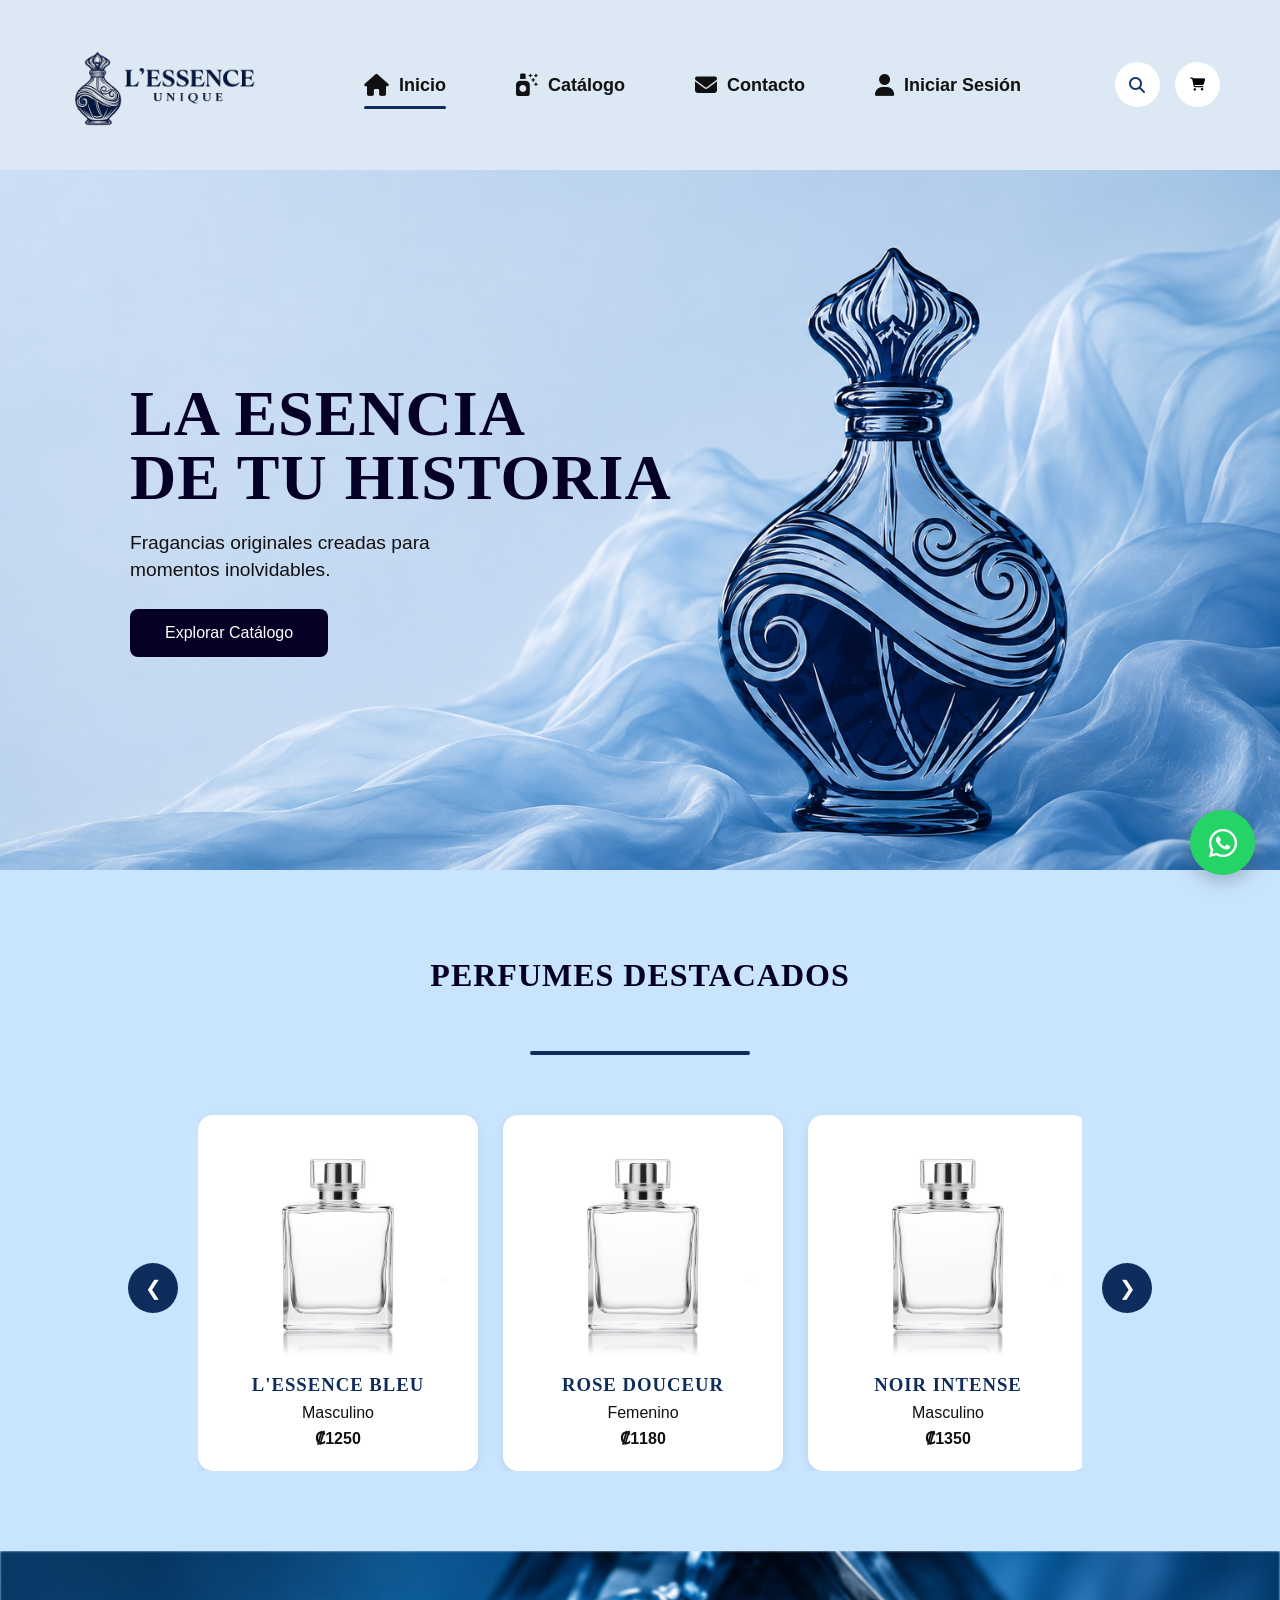
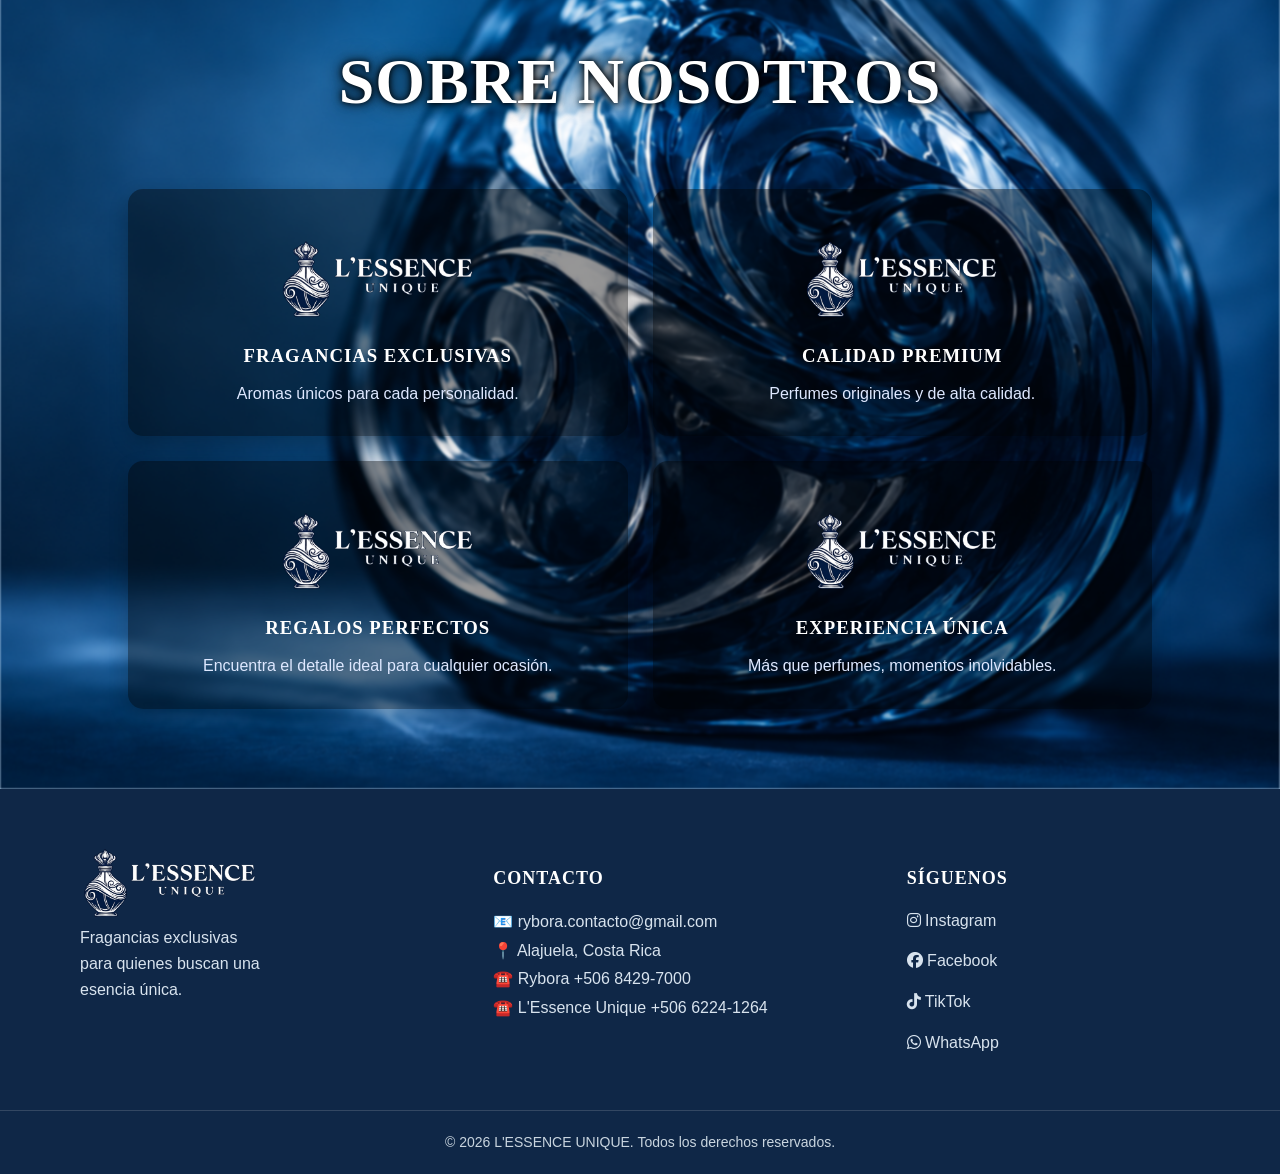
<file: index.html>
<!DOCTYPE html>
<html lang="es">

<head>

    <meta charset="UTF-8">
    <meta name="viewport" content="width=device-width, initial-scale=1.0">

    <meta name="description"
        content="L'Essence Unique es una pagina de ventas de perfumes originales con envio a todo Costa Rica.">
    <meta name="keywords"
        content="Perfumes, Costa Rica, Colonia, Essence, Perfumes Costa Rica, Comprar, Comprar Perfume">
    <meta name="author" content="L'Essence Unique">
        <link rel="icon" type="image/png" href="img/LogoCuadrado.png">
        <link rel="stylesheet" href="https://cdnjs.cloudflare.com/ajax/libs/font-awesome/6.7.2/css/all.min.css">


    <link rel="stylesheet" href="css/styleInicio.css">
    <title>L'Essence Unique | Inicio</title>
</head>

<body>
    <header>
        <div class="logo">
            <a href="index.html">
                <img src="img/logo.png" alt="L'Essence Unique">
            </a>
        </div>

        <nav>
            <a href="index.html" class="activo-menu">
                <i class="fa-solid fa-house"></i>
                Inicio
            </a>
            <a href="catalogo.html">
                <i class="fa-solid fa-spray-can-sparkles"></i>
                Catálogo
            </a>
            <a href="#contacto">
                <i class="fa-solid fa-envelope"></i>
                Contacto
            </a>
            <a href="login.html">
                <i class="fa-solid fa-user"></i>
                Iniciar Sesión
            </a>
        </nav>
        <div class="acciones">
            <div class="busqueda-expandible">

                <i class="fa-solid fa-magnifying-glass"></i>
                <input
                    type="text"
                    placeholder="Search here..."
                >
            </div>

            <button class="btn-busqueda">
                <i class="fa-solid fa-cart-shopping"></i>
            </button>

        </div>

    </header>

    <section class="hero">

        <div class="hero-text">
            <h1>LA ESENCIA<br>DE TU HISTORIA</h1>

            <p>

                Fragancias originales creadas para<br> momentos inolvidables.
            </p>

            <a href="catalogo.html">
                <button>Explorar Catálogo</button>
            </a>
            
        </div>

        <img src="img/fondo.png" alt="Fondo de un Perfume" class="imagen-fondo">

    </section>

    <section class="destacados">

        <h2>Perfumes Destacados</h2>
        <div class="linea-destacados"></div>

        <div class="slider-container">
            <button class="slider-btn izquierda"
                onclick="moverSlider(-1)">
                ❮
            </button>

            <div id="perfumesDestacados" class="slider">
                
            </div>

            <button class="slider-btn derecha"
                onclick="moverSlider(1)">
                ❯
            </button>

        </div>

    </section>

    <section class="beneficios">

        <h1>Sobre Nosotros</h1>

        <div class="card">
            <div class="icono">

                <img src="img/logo2.png" alt="">
            </div>
            <h3>Fragancias Exclusivas</h3>
            <p>Aromas únicos para cada personalidad.</p>
        </div>

        <div class="card">
            <div class="icono">

                <img src="img/logo2.png" alt="">
            </div>
            <h3>Calidad Premium</h3>
            <p>Perfumes originales y de alta calidad.</p>
        </div>

        <div class="card">
            <div class="icono">
                <img src="img/logo2.png" alt="">
            </div>
            <h3>Regalos Perfectos</h3>
            <p>Encuentra el detalle ideal para cualquier ocasión.</p>
        </div>

        <div class="card">
            <div class="icono">

                <img src="img/logo2.png" alt="">
            </div>
            <h3>Experiencia Única</h3>
            <p>Más que perfumes, momentos inolvidables.</p>
        </div>


        <img src="img/fondo_2.png" alt="Fondo de la pagina 2" class="fondo-beneficios">

    </section>


    <footer id = 'contacto'>
        <div class="footer-container">

            <div class="footer-logo">
                <div class="footer-brand">
                    <img src="img/logo2.png" alt="Logo L'Essence Unique">

                    <div>
                        <p>
                            Fragancias exclusivas para quienes buscan una esencia única.
                        </p>
                    </div>
                </div>
            </div>

            <div class="footer-contact">
                <h3>Contacto</h3>

                <address>
                    📧 rybora.contacto@gmail.com<br>
                    📍 Alajuela, Costa Rica<br>
                    ☎️ Rybora +506 8429-7000<br>
                    ☎️ L'Essence Unique +506 6224-1264
                </address>
            </div>

            <div class="footer-links">
                <h3>Síguenos</h3>

                <a href="#">
                    <i class="fa-brands fa-instagram"></i>
                    Instagram
                </a>
                <a href="#">
                    <i class="fa-brands fa-facebook"></i>
                    Facebook
                </a>
                <a href="#">
                    <i class="fa-brands fa-tiktok"></i>
                    TikTok
                </a>
                <a href="#">
                    <i class="fa-brands fa-whatsapp"></i>
                    WhatsApp
                </a>
            </div>

        </div>

        <div class="footer-bottom">
            <p>&copy; 2026 L'ESSENCE UNIQUE. Todos los derechos reservados.</p>
        </div>
    </footer>
    <!--BOTON DE WHATSAPP-->
    <a
        href="https://api.whatsapp.com/send?phone=50684297000&text=Hola.%20Me%20gustar%C3%ADa%20recibir%20asesor%C3%ADa%20personalizada%20para%20elegir%20una%20fragancia."
        class="whatsapp-float"
        target="_blank"
        rel="noopener noreferrer">
        <i class="fa-brands fa-whatsapp"></i>
    </a>
    <script src="js/index.js"></script>
</body>
</html>
</file>
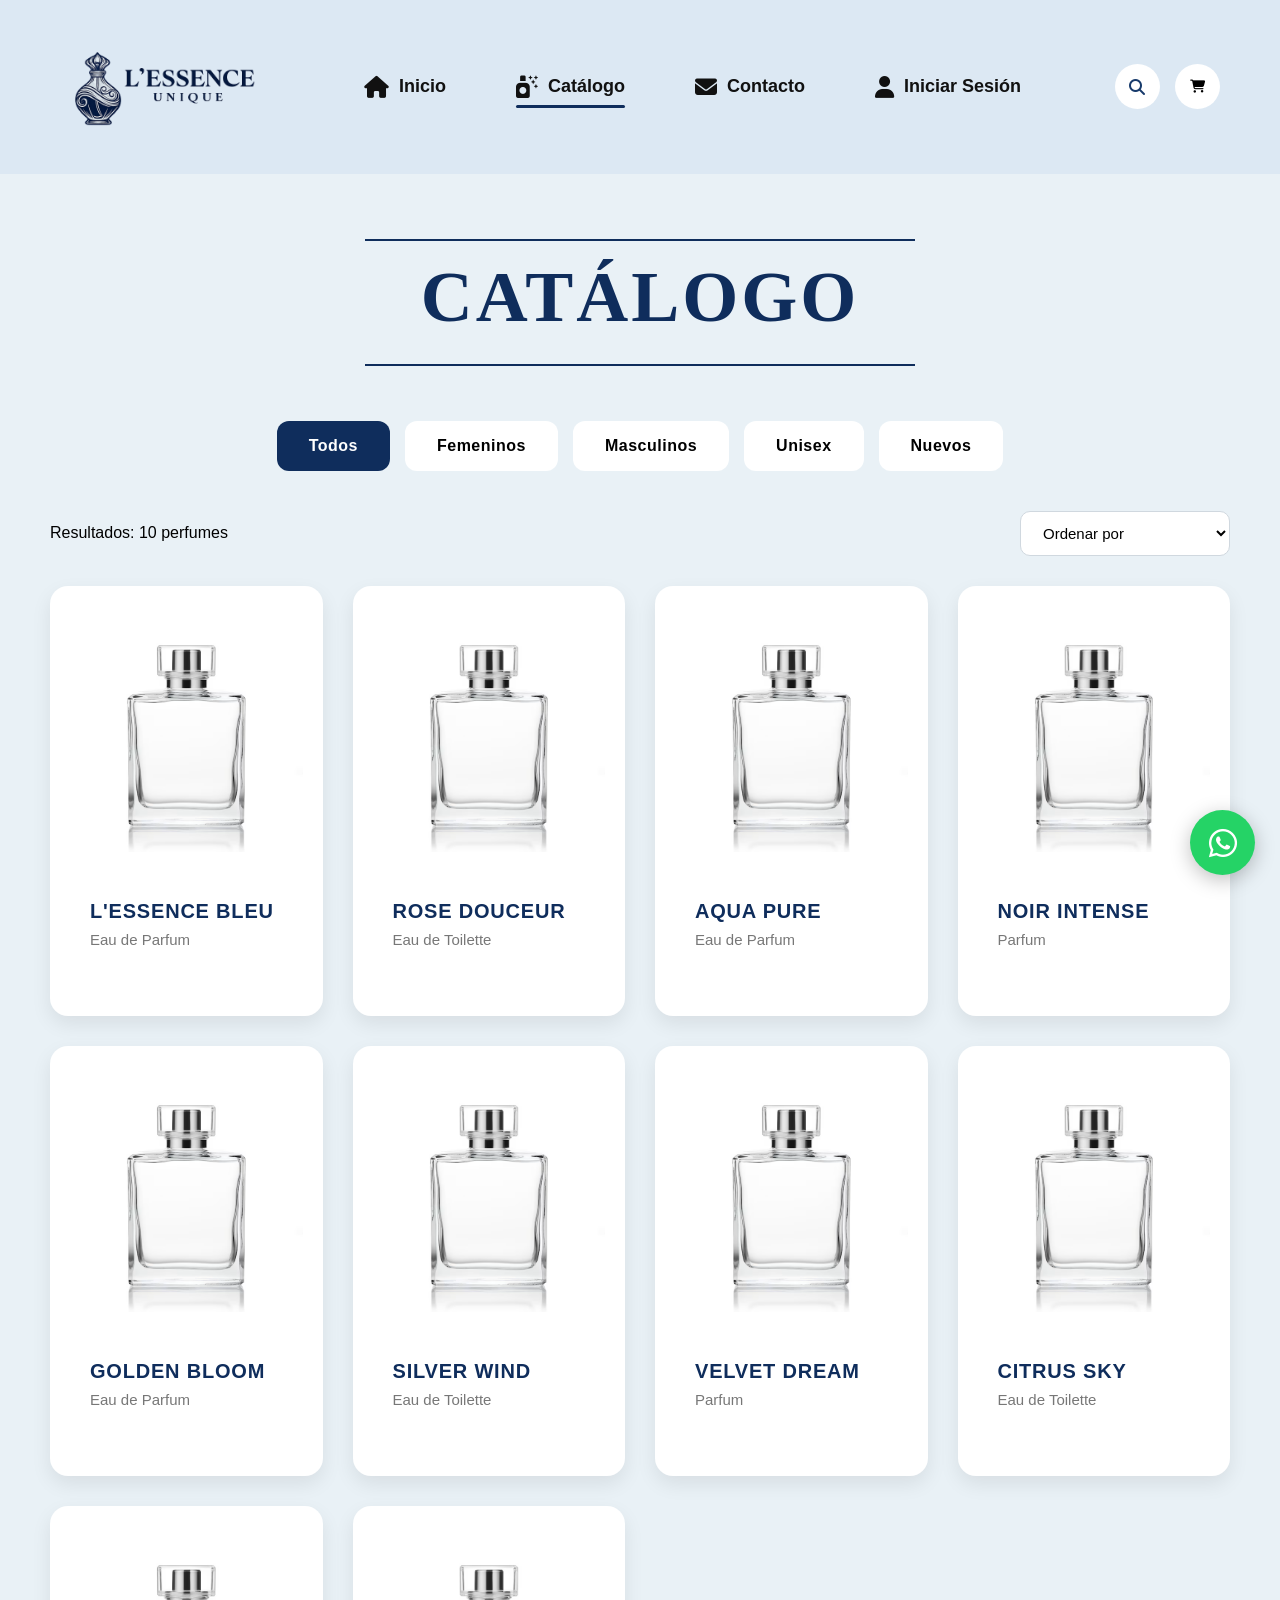
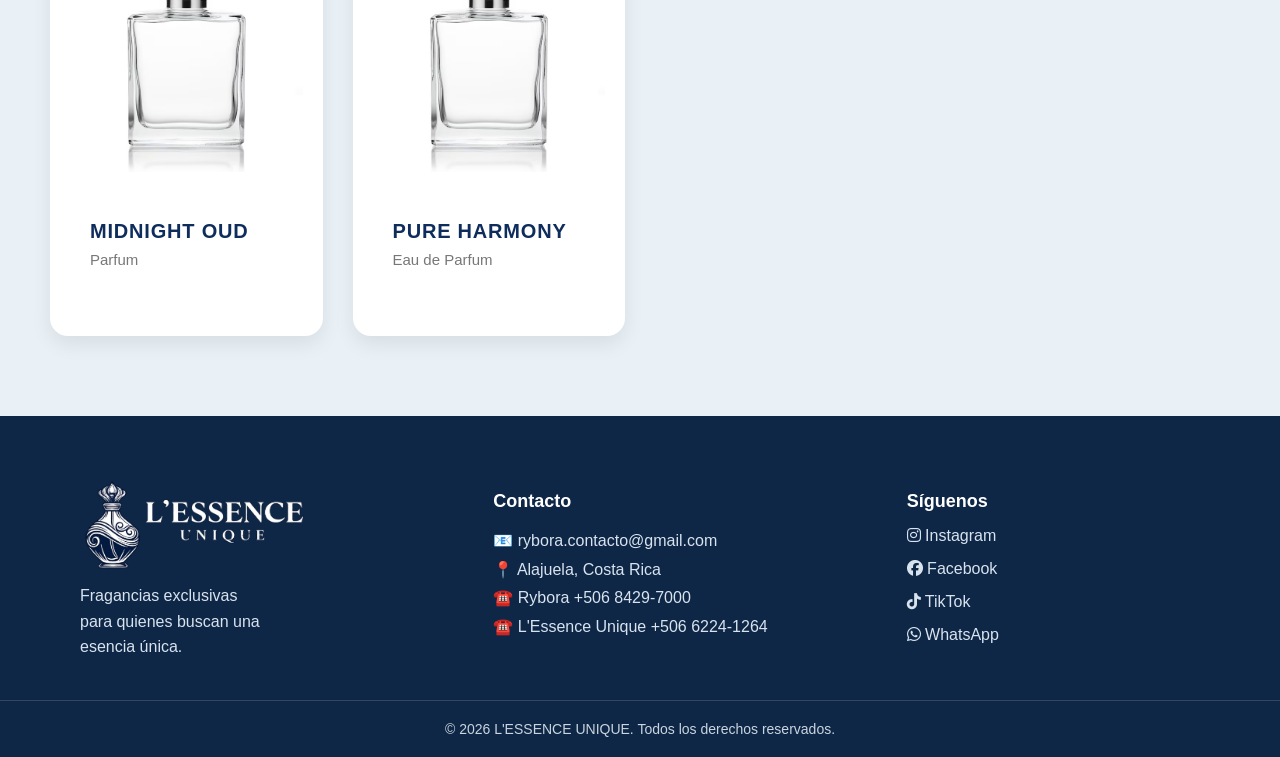
<file: catalogo.html>
<!DOCTYPE html>
<html lang="es">

<head>
    <meta charset="UTF-8">
    <meta name="viewport" content="width=device-width, initial-scale=1.0">
    <meta name="description"
        content="L'Essence Unique es una pagina de ventas de perfumes originales con envio a todo Costa Rica.">
    <meta name="keywords"
        content="Perfumes, Costa Rica, Colonia, Essence, Perfumes Costa Rica, Comprar, Comprar Perfume, Fragancia">
    <meta name="author" content="L'Essence Unique">
    <link rel="icon" type="image/png" href="img/LogoCuadrado.png">
    <link rel="stylesheet" href="https://cdnjs.cloudflare.com/ajax/libs/font-awesome/6.7.2/css/all.min.css">
    <link rel="stylesheet" href="css/styleCatalogo.css">

    <title>L'Essence Unique | Catalogo</title>
</head>


<body>
    <header>
        <div class="logo">
            <a href="index.html">
                <img src="img/logo.png" alt="L'Essence Unique">
            </a>
        </div>

        <nav>
            <a href="index.html">
                <i class="fa-solid fa-house"></i>
                Inicio
            </a>
            <a href="catalogo.html" class="activo-menu">
                <i class="fa-solid fa-spray-can-sparkles"></i>
                Catálogo
            </a>
            <a href="#contacto">
                <i class="fa-solid fa-envelope"></i>
                Contacto
            </a>
            <a href="login.html">
                <i class="fa-solid fa-user"></i>
                Iniciar Sesión
            </a>
        </nav>


        <div class="acciones">


            <div class="busqueda-expandible">

                <i class="fa-solid fa-magnifying-glass"></i>

                <input
                    type="text"
                    placeholder="Search here..."
                >

            </div>


            <button class="btn-busqueda">
                <i class="fa-solid fa-cart-shopping"></i>
            </button>

        </div>

    </header>



    <main>
        <section class="titulo">
            <h1>CATÁLOGO</h1>
        </section>

        <section class="filtros">
            <button onclick="filtrar('Todos'); activarBoton(this)" class="activo">Todos</button>
            <button onclick="filtrar('Femenino'); activarBoton(this)">Femeninos</button>
            <button onclick="filtrar('Masculino'); activarBoton(this)">Masculinos</button>
            <button onclick="filtrar('Unisex'); activarBoton(this)">Unisex</button>
            <button onclick="filtrar('Nuevo'); activarBoton(this)">Nuevos</button>
        </section>


        <!--FILTRO ORDNAR POR-->
        <div class="catalogo-barra">
            <span id="cantidad-productos">
            </span>

            <select id="ordenar">
                <option value="default">
                    Ordenar por
                </option>
                <option value="precio-menor">
                    Precio: menor a mayor
                </option>
                <option value="precio-mayor">
                    Precio: mayor a menor
                </option>
                <option value="nombre">
                    Nombre (A-Z)
                </option>

            </select>

        </div>


        <!--CATALOGO DE PERFUMES-->
        <section id="productos" class="productos">
            <!--ACA SE GENERAN LAS CARDS DE LOS PERFUMES-->

        </section>


    </main>


    <footer id='contacto'>
        <div class="footer-container">

            <div class="footer-logo">
                <div class="footer-brand">
                    <img src="img/logo2.png" alt="Logo L'Essence Unique">

                    <div>
                        <p>
                            Fragancias exclusivas para quienes buscan una esencia única.
                        </p>
                    </div>
                </div>
            </div>

            <div class="footer-contact">
                <h3>Contacto</h3>

                <address>
                    📧 rybora.contacto@gmail.com<br>
                    📍 Alajuela, Costa Rica<br>
                    ☎️ Rybora +506 8429-7000<br>
                    ☎️ L'Essence Unique +506 6224-1264
                </address>
            </div>

            <div class="footer-links">
                <h3>Síguenos</h3>

                <a href="#">
                    <i class="fa-brands fa-instagram"></i>
                    Instagram
                </a>
                <a href="#">
                    <i class="fa-brands fa-facebook"></i>
                    Facebook
                </a>
                <a href="#">
                    <i class="fa-brands fa-tiktok"></i>
                    TikTok
                </a>
                <a href="#">
                    <i class="fa-brands fa-whatsapp"></i>
                    WhatsApp
                </a>
            </div>

        </div>

        <div class="footer-bottom">
            <p>&copy; 2026 L'ESSENCE UNIQUE. Todos los derechos reservados.</p>
        </div>
    </footer>

    <!--BOTON DE WHATSAPP-->
    <a
        href="https://api.whatsapp.com/send?phone=50662241264&text=Hola.%20Me%20gustar%C3%ADa%20recibir%20asesor%C3%ADa%20personalizada%20para%20elegir%20una%20fragancia."
        class="whatsapp-float"
        target="_blank"
        rel="noopener noreferrer">
        <i class="fa-brands fa-whatsapp"></i>
    </a>

    <!--EJECUTA EL JS QUE CARGA EL CATALOGO-->
    <script src="js/catalogo.js"></script>
</body>

</html>
</file>
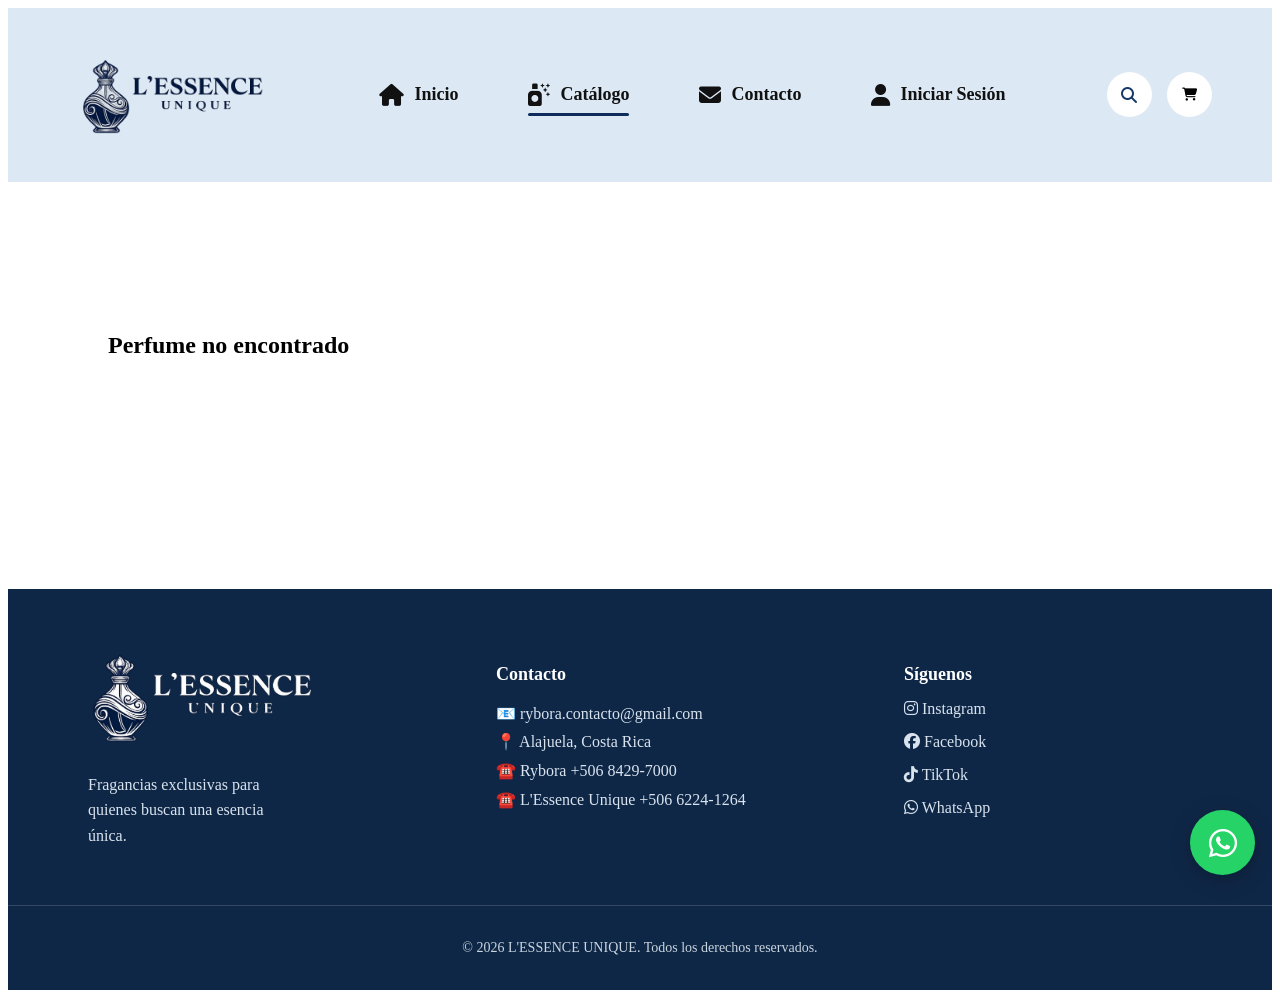
<file: detalle.html>
<!DOCTYPE html>
<html lang="es">
<head>
    <meta charset="UTF-8">
    <meta name="viewport" content="width=device-width, initial-scale=1.0">
    <meta name="description"
        content="L'Essence Unique es una pagina de ventas de perfumes originales con envio a todo Costa Rica.">
    <meta name="keywords"
        content="Perfumes, Costa Rica, Colonia, Essence, Perfumes Costa Rica, Comprar, Comprar Perfume, Fragancia">
    <meta name="author" content="L'Essence Unique">
    <link rel="icon" type="image/png" href="img/LogoCuadrado.png">
    <link rel="stylesheet" href="https://cdnjs.cloudflare.com/ajax/libs/font-awesome/6.7.2/css/all.min.css">
    <link rel="stylesheet" href="css/styleDetalle.css">

    <title>L'Essence Unique | Catalogo</title>
</head>
<body>
    <header>
        <div class="logo">
            <a href="index.html">
                <img src="img/logo.png" alt="L'Essence Unique">
            </a>
        </div>

        <nav>
            <a href="index.html">
                <i class="fa-solid fa-house"></i>
                Inicio
            </a>
            <a href="catalogo.html" class="activo-menu">
                <i class="fa-solid fa-spray-can-sparkles"></i>
                Catálogo
            </a>
            <a href="#contacto">
                <i class="fa-solid fa-envelope"></i>
                Contacto
            </a>
            <a href="login.html">
                <i class="fa-solid fa-user"></i>
                Iniciar Sesión
            </a>
        </nav>


        <div class="acciones">


            <div class="busqueda-expandible">

                <i class="fa-solid fa-magnifying-glass"></i>

                <input
                    type="text"
                    placeholder="Search here..."
                >

            </div>


            <button class="btn-busqueda">
                <i class="fa-solid fa-cart-shopping"></i>
            </button>

        </div>

    </header>








    <main class="detalle-producto">

    <section id="detallePerfume" class="detalle-container">
        <!-- JS carga aquí el perfume -->
    </section>

</main>

<footer id='contacto'>
        <div class="footer-container">

            <div class="footer-logo">
                <div class="footer-brand">
                    <img src="img/logo2.png" alt="Logo L'Essence Unique">

                    <div>
                        <p>
                            Fragancias exclusivas para quienes buscan una esencia única.
                        </p>
                    </div>
                </div>
            </div>

            <div class="footer-contact">
                <h3>Contacto</h3>

                <address>
                    📧 rybora.contacto@gmail.com<br>
                    📍 Alajuela, Costa Rica<br>
                    ☎️ Rybora +506 8429-7000<br>
                    ☎️ L'Essence Unique +506 6224-1264
                </address>
            </div>

            <div class="footer-links">
                <h3>Síguenos</h3>

                <a href="#">
                    <i class="fa-brands fa-instagram"></i>
                    Instagram
                </a>
                <a href="#">
                    <i class="fa-brands fa-facebook"></i>
                    Facebook
                </a>
                <a href="#">
                    <i class="fa-brands fa-tiktok"></i>
                    TikTok
                </a>
                <a href="#">
                    <i class="fa-brands fa-whatsapp"></i>
                    WhatsApp
                </a>
            </div>

        </div>

        <div class="footer-bottom">
            <p>&copy; 2026 L'ESSENCE UNIQUE. Todos los derechos reservados.</p>
        </div>
    </footer>

    <!--BOTON DE WHATSAPP CAMBIAR ESTO, Y PEDIR AYUDA SOBRE ESTE PERFUME-->
    <a
        href="https://api.whatsapp.com/send?phone=50662241264&text=Hola.%20Me%20gustar%C3%ADa%20recibir%20asesor%C3%ADa%20personalizada%20para%20elegir%20una%20fragancia."
        class="whatsapp-float"
        target="_blank"
        rel="noopener noreferrer">
        <i class="fa-brands fa-whatsapp"></i>
    </a>


<script src="js/detalle.js"></script>
</body>
</html>
</file>
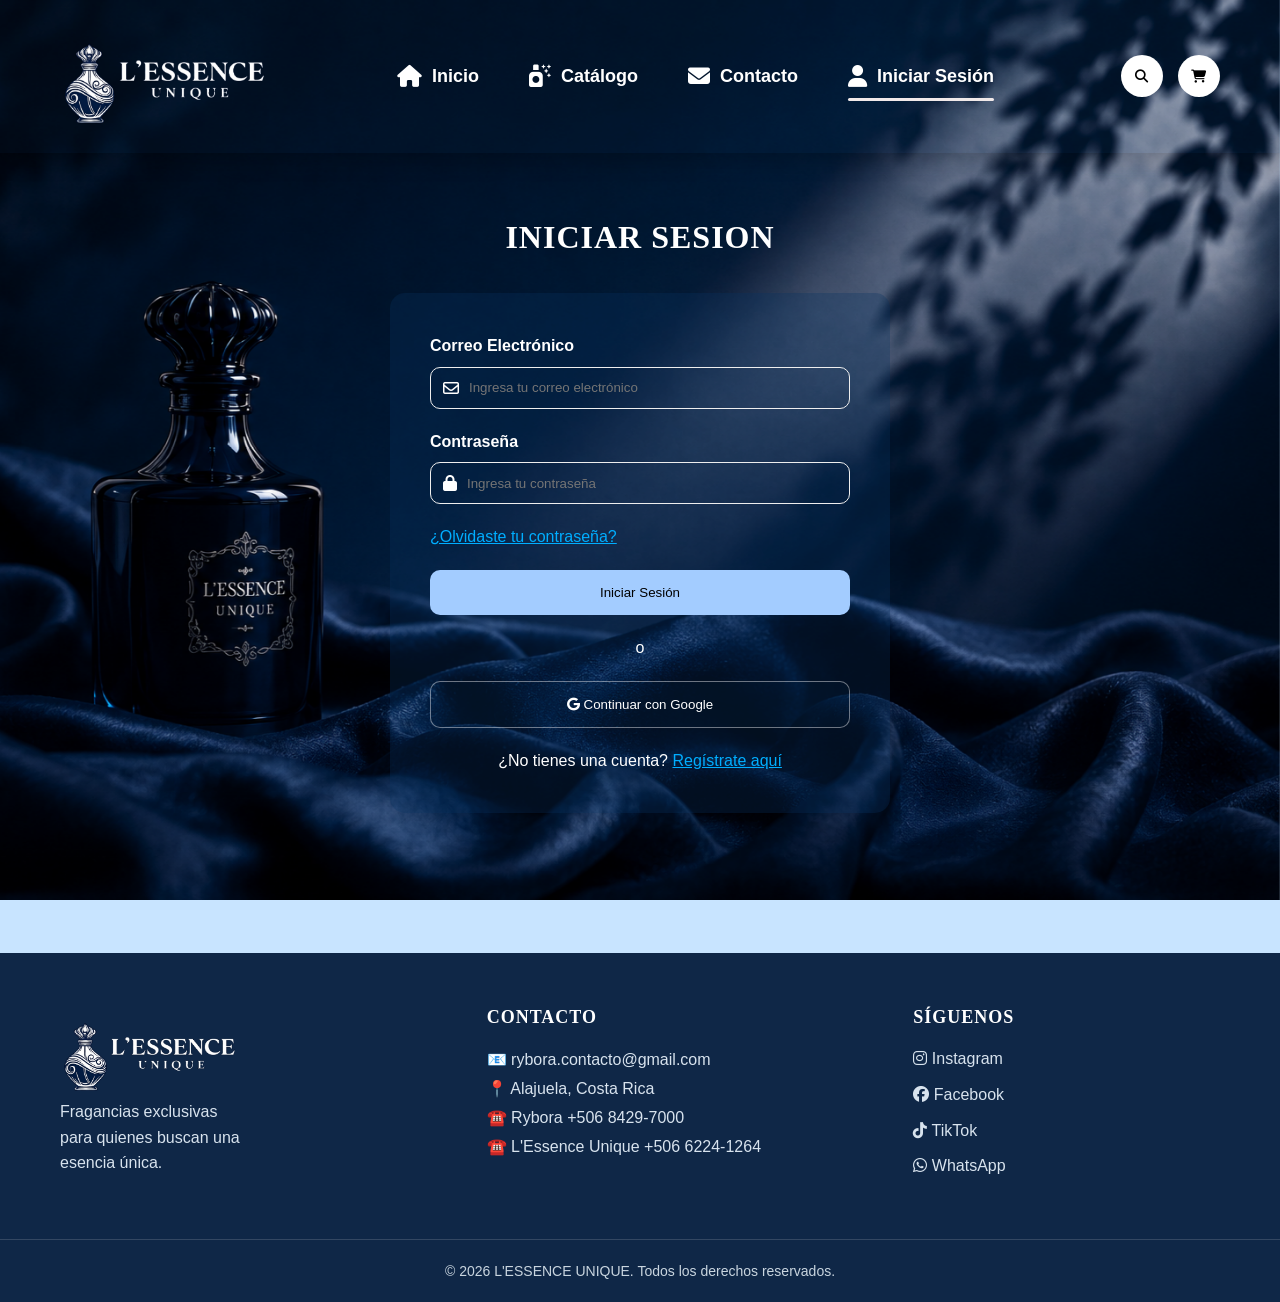
<file: login.html>
<!DOCTYPE html>
<html lang="en">

<head>
    <meta charset="UTF-8">
    <meta name="viewport" content="width=device-width, initial-scale=1.0">
    <meta name="description"
        content="L'Essence Unique es una pagina de ventas de perfumes originales con envio a todo Costa Rica.">
    <meta name="keywords"
        content="Perfumes, Costa Rica, Colonia, Essence, Perfumes Costa Rica, Comprar, Comprar Perfume, Fragancia">
    <meta name="author" content="L'Essence Unique">
    <link rel="icon" type="image/png" href="img/LogoCuadrado.png">
    <link rel="stylesheet" href="https://cdnjs.cloudflare.com/ajax/libs/font-awesome/6.7.2/css/all.min.css">
    <link rel="stylesheet" href="css/styleLogin.css">

    <title>L'Essence Unique | Inicio Sesion</title>
</head>

<body>

    <header>
        <div class="logo">
            <a href="index.html">
                <img src="img/logo2.png" alt="L'Essence Unique">
            </a>
        </div>

        <nav>
            <a href="index.html">
                <i class="fa-solid fa-house"></i>
                Inicio
            </a>
            <a href="catalogo.html">
                <i class="fa-solid fa-spray-can-sparkles"></i>
                Catálogo
            </a>
            <a href="#contacto">
                <i class="fa-solid fa-envelope"></i>
                Contacto
            </a>
            <a href="login.html" class="activo-menu">
                <i class="fa-solid fa-user"></i>
                Iniciar Sesión
            </a>
        </nav>
        <div class="acciones">
            <button class="btn-busqueda">
                <i class="fa-solid fa-magnifying-glass"></i>
            </button>

            <button class="btn-busqueda">
                <i class="fa-solid fa-cart-shopping"></i>
            </button>

        </div>

    </header>

    <main>

        <img src="img/login.png" alt="Fondo" class="bg-image">
        <h1>INICIAR SESION</h1>

        <section class = "container">
            <form action="">
                <div class="input-group">
                    <label>Correo Electrónico</label>
                    <div class="input-box">
                        <i class="fa-regular fa-envelope"></i>
                        <input type="email"
                            placeholder="Ingresa tu correo electrónico"
                            required>
                    </div>
                </div>

                <div class="input-group">
                    <label>Contraseña</label>
                    <div class="input-box">
                        <i class="fa-solid fa-lock"></i>
                        <input type="password"
                            placeholder="Ingresa tu contraseña"
                            required>
                    </div>
                </div>

                <a href="#" class="forgot-password">
                    ¿Olvidaste tu contraseña?
                </a>

                <button type="submit" class="btn-login">
                    Iniciar Sesión
                </button>

                <div class="separator">
                    <span>o</span>
                </div>

                <button type="button" class="btn-google">
                    <i class="fa-brands fa-google"></i>
                    Continuar con Google
                </button>

                <p class="register-link">
                    ¿No tienes una cuenta?
                    <a href="Register.html" class="link-registro">Regístrate aquí</a>
                </p>
            </form>
        </section>

    </main>

    <footer id='contacto'>
        <div class="footer-container">

            <div class="footer-logo">
                <div class="footer-brand">
                    <img src="img/logo2.png" alt="Logo L'Essence Unique">

                    <div>
                        <p>
                            Fragancias exclusivas para quienes buscan una esencia única.
                        </p>
                    </div>
                </div>
            </div>

            <div class="footer-contact">
                <h3>Contacto</h3>

                <address>
                    📧 rybora.contacto@gmail.com<br>
                    📍 Alajuela, Costa Rica<br>
                    ☎️ Rybora +506 8429-7000<br>
                    ☎️ L'Essence Unique +506 6224-1264
                </address>
            </div>

            <div class="footer-links">
                <h3>Síguenos</h3>

                <a href="#">
                    <i class="fa-brands fa-instagram"></i>
                    Instagram
                </a>
                <a href="#">
                    <i class="fa-brands fa-facebook"></i>
                    Facebook
                </a>
                <a href="#">
                    <i class="fa-brands fa-tiktok"></i>
                    TikTok
                </a>
                <a href="#">
                    <i class="fa-brands fa-whatsapp"></i>
                    WhatsApp
                </a>
            </div>

        </div>

        <div class="footer-bottom">
            <p>&copy; 2026 L'ESSENCE UNIQUE. Todos los derechos reservados.</p>
        </div>
    </footer>
</body>

</html>
</file>
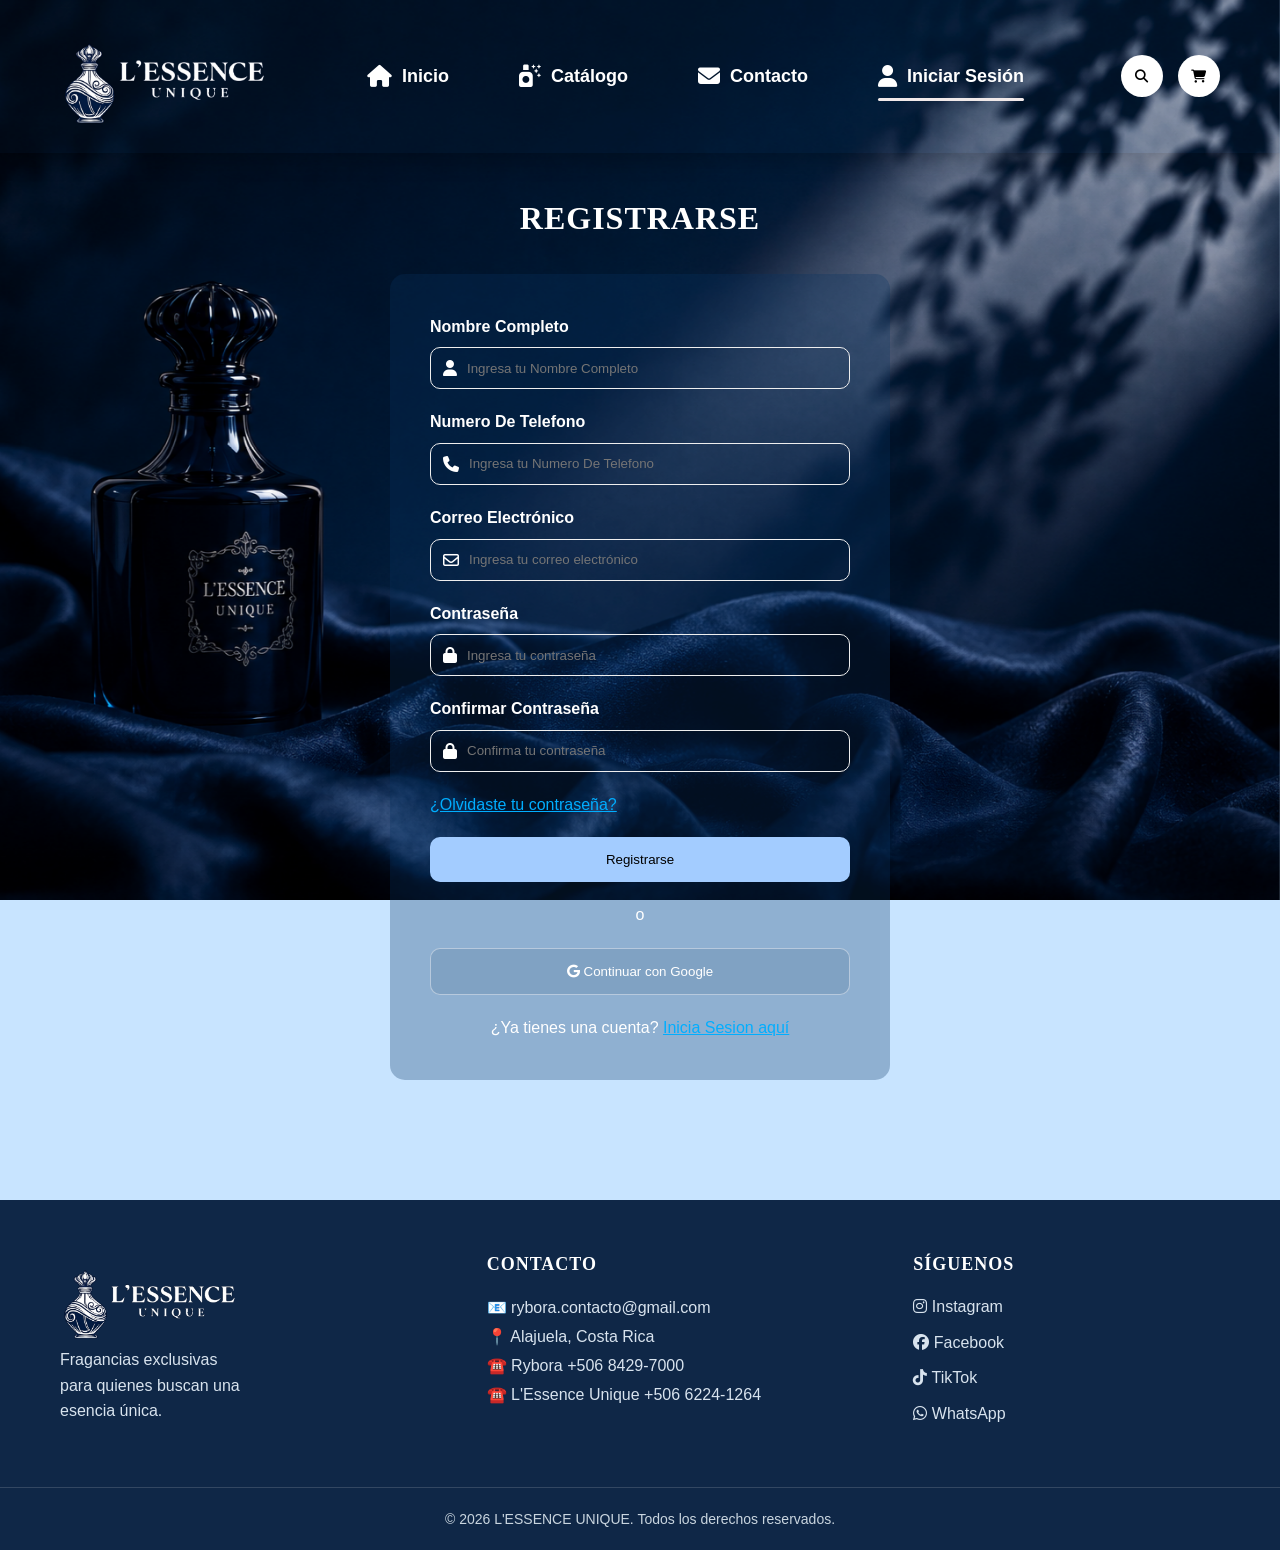
<file: Register.html>
<!DOCTYPE html>
<html lang="en">

<head>
    <meta charset="UTF-8">
    <meta name="viewport" content="width=device-width, initial-scale=1.0">
    <meta name="description"
        content="L'Essence Unique es una pagina de ventas de perfumes originales con envio a todo Costa Rica.">
    <meta name="keywords"
        content="Perfumes, Costa Rica, Colonia, Essence, Perfumes Costa Rica, Comprar, Comprar Perfume, Fragancia">
    <meta name="author" content="L'Essence Unique">
    <link rel="icon" type="image/png" href="img/LogoCuadrado.png">
    <link rel="stylesheet" href="https://cdnjs.cloudflare.com/ajax/libs/font-awesome/6.7.2/css/all.min.css">
    <link rel="stylesheet" href="css/styleRegister.css">

    <title>L'Essence Unique | Registrarse</title>
</head>

<body>
    <header>
        <div class="logo">
            <a href="index.html">
                <img src="img/logo2.png" alt="L'Essence Unique">
            </a>
        </div>

        <nav>
            <a href="index.html">
                <i class="fa-solid fa-house"></i>
                Inicio
            </a>
            <a href="catalogo.html">
                <i class="fa-solid fa-spray-can-sparkles"></i>
                Catálogo
            </a>
            <a href="#contacto">
                <i class="fa-solid fa-envelope"></i>
                Contacto
            </a>
            <a href="login.html" class="activo-menu">
                <i class="fa-solid fa-user"></i>
                Iniciar Sesión
            </a>
        </nav>
        <div class="acciones">
            <button class="btn-busqueda">
                <i class="fa-solid fa-magnifying-glass"></i>
            </button>

            <button class="btn-busqueda">
                <i class="fa-solid fa-cart-shopping"></i>
            </button>

        </div>

    </header>

    <main>

        <img src="img/login.png" alt="Fondo" class="bg-image">
        <h1>REGISTRARSE</h1>

        <section class="container">
            <form action="">

                <div class="input-group">
                    <label>Nombre Completo</label>
                    <div class="input-box">
                        <i class="fa-solid fa-user"></i>
                        <input type="text" placeholder="Ingresa tu Nombre Completo" required>
                    </div>
                </div>

                <div class="input-group">
                    <label>Numero De Telefono</label>
                    <div class="input-box">
                        <i class="fa-solid fa-phone"></i> 
                        <input type="tel" placeholder="Ingresa tu Numero De Telefono" required>
                    </div>
                </div>

                <div class="input-group">
                    <label>Correo Electrónico</label>
                    <div class="input-box">
                        <i class="fa-regular fa-envelope"></i>
                        <input type="email" placeholder="Ingresa tu correo electrónico" required>
                    </div>
                </div>

                <div class="input-group">
                    <label>Contraseña</label>
                    <div class="input-box">
                        <i class="fa-solid fa-lock"></i>
                        <input type="password" placeholder="Ingresa tu contraseña" required>
                    </div>
                </div>

                <div class="input-group">
                    <label>Confirmar Contraseña</label>
                    <div class="input-box">
                        <i class="fa-solid fa-lock"></i>
                        <input type="password" placeholder="Confirma tu contraseña" required>
                    </div>
                </div>

                <a href="#" class="forgot-password">
                    ¿Olvidaste tu contraseña?
                </a>

                <button type="submit" class="btn-login">
                    Registrarse
                </button>

                <div class="separator">
                    <span>o</span>
                </div>

                <button type="button" class="btn-google">
                    <i class="fa-brands fa-google"></i>
                    Continuar con Google
                </button>

                <p class="register-link">
                    ¿Ya tienes una cuenta?
                    <a href="login.html" class="login-link">Inicia Sesion aquí</a>
                </p>
            </form>
        </section>

    </main>

    <footer id='contacto'>
        <div class="footer-container">

            <div class="footer-logo">
                <div class="footer-brand">
                    <img src="img/logo2.png" alt="Logo L'Essence Unique">

                    <div>
                        <p>
                            Fragancias exclusivas para quienes buscan una esencia única.
                        </p>
                    </div>
                </div>
            </div>

            <div class="footer-contact">
                <h3>Contacto</h3>

                <address>
                    📧 rybora.contacto@gmail.com<br>
                    📍 Alajuela, Costa Rica<br>
                    ☎️ Rybora +506 8429-7000<br>
                    ☎️ L'Essence Unique +506 6224-1264
                </address>
            </div>

            <div class="footer-links">
                <h3>Síguenos</h3>

                <a href="#">
                    <i class="fa-brands fa-instagram"></i>
                    Instagram
                </a>
                <a href="#">
                    <i class="fa-brands fa-facebook"></i>
                    Facebook
                </a>
                <a href="#">
                    <i class="fa-brands fa-tiktok"></i>
                    TikTok
                </a>
                <a href="#">
                    <i class="fa-brands fa-whatsapp"></i>
                    WhatsApp
                </a>
            </div>

        </div>

        <div class="footer-bottom">
            <p>&copy; 2026 L'ESSENCE UNIQUE. Todos los derechos reservados.</p>
        </div>
    </footer>
</body>

</html>
</file>
<file: css/styleInicio.css>
/* VARIABLES */

:root {
    --text: #111111;
    --background: #c8e4ff;
    --primary: #060026;
    --secondary: #1b3fa0;
    --accent: #3b82f6;
    --white: #ffffff;
}

/* RESET */

* {
    margin: 0;
    padding: 0;
    box-sizing: border-box;
}

/* Para todo el texto general, descripciones, precios y botones */
body {
    font-family: 'Montserrat', sans-serif;
    font-weight: 300; /* Un grosor ligero para que se vea fino y elegante */
    background-color: var(--background);
    color: var(--text);
    line-height: 1.6;
}

/* Para los títulos grandes y nombres de los perfumes (L'ESSENCE UNIQUE, CATÁLOGO, etc.) */
h1, h2, h3, .logo, .nav-links a {
    font-family: 'Cinzel', serif;
    font-weight: 600;
    text-transform: uppercase; /* El diseño usa casi todo en mayúsculas */
    letter-spacing: 1px;       /* Un pequeño espacio entre letras para mayor elegancia */
}

img {
    max-width: 100%;
    display: block;
}

.container {
    width: 90%;
    max-width: 1200px;
    margin: auto;
}

header{
    display:flex;
    justify-content:space-between;
    align-items:center;

    padding:20px 60px;

    background:#dce8f3;
}

.logo{
    display:flex;
    align-items:center;
    gap:10px;
}

.logo img{
    width: 210px;
    height: auto;
}

nav{

    display:flex;
    gap:70px;

    margin-left:auto;
    margin-right:auto;
}


nav a{
    text-decoration:none;
    color:#111;

    font-weight:600;
    font-size:18px;

    display:flex;
    align-items:center;
    gap:10px;

    position:relative;

    transition:
        color .3s ease,
        transform .3s ease;
}

nav a:hover{

    color:#173a6b;

    transform:translateY(-3px);
}


nav a i{
    transition:.3s;
    font-size: 22px;
}

nav a.activo-menu{

    animation: menuActivo 2.5s ease-in-out infinite;
}

nav a.activo-menu::after{

    content:"";

    position:absolute;

    left:0;
    bottom:-10px;

    width:100%;
    height:3px;

    background:#0f2d5c;

    border-radius:10px;
}

nav a:hover::before{

    width:100%;
}

nav a::before{

    content:"";

    position:absolute;

    bottom:-10px;
    left:50%;

    width:0;

    height:3px;

    background:#173a6b;

    transition:all .3s ease;

    transform:translateX(-50%);
}


@keyframes menuActivo{

    0%{
        transform:translateY(0);
    }

    50%{
        transform:translateY(-2px);
    }

    100%{
        transform:translateY(0);
    }
}

/* LUPA */

.acciones{

    display:flex;
    gap:15px;
}

.btn-busqueda{

    width:45px;
    height:45px;

    border:none;
    border-radius:50%;

    background:white;

    cursor:pointer;

    transition:.3s;
}


.btn-busqueda:hover{

    background:#173a6b;
    color:white;

    transform:scale(1.1);
}

/* PARA QUE EL BOTON SE EXPANDA*/

.busqueda-expandible{

    display:flex;
    align-items:center;

    width:45px;
    height:45px;

    background:white;

    border-radius:30px;

    overflow:hidden;

    transition:all .4s ease;

    cursor:pointer;
}

.busqueda-expandible i{

    min-width:45px;

    text-align:center;

    color:#173a6b;

    font-size:16px;
}

.busqueda-expandible input{

    border:none;

    outline:none;

    width:0;

    background:transparent;

    font-size:15px;

    padding-right:15px;

    transition:.4s ease;
}


.busqueda-expandible:hover input{

    width:160px;
}

.busqueda-expandible:hover,
.busqueda-expandible:focus-within{

    width:220px;

    box-shadow:0 5px 15px rgba(15,45,92,.15);
}


/* HERO */

.hero{
    position: relative;
    min-height: 700px;
    overflow: hidden;

    display: flex;
    align-items: center;
}

.imagen-fondo{
    position: absolute;
    top: 0;
    left: 0;

    width: 100%;
    height: 100%;

    object-fit: cover;

    z-index: 1;
}


.hero-text{
    position: relative;
    z-index: 3;

    padding: 130px;
}

.hero-text h1 {
    line-height: 1;
    font-size: 4rem;
    color: var(--primary);
    margin-bottom: 20px;
}

.hero-text p {
    line-height: 1.4;
    font-size: 1.2rem;
    margin-bottom: 25px;
}

.hero-text button {
    background: var(--primary);
    color: white;
    border: none;
    padding: 15px 35px;
    border-radius: 8px;
    font-size: 1rem;
    cursor: pointer;
    transition: 0.3s;
}

.hero-text button:hover {
    background: var(--secondary);
}

.hero-image img {
    width: 500px;
    height: auto;
}

/* DESTACADOS */

.destacados {
    padding: 80px 10%;
    text-align: center;
}

.destacados h2 {
    color: var(--primary);
    margin-bottom: 50px;  /* SEPARACION DE LAS TARJETAS */
    font-size: 2rem;
}

.destacados ul {
    display: flex;
    justify-content: center;
    gap: 25px;
    list-style: none;
    flex-wrap: wrap;
}

.destacados li {
    background: white;
    padding: 20px 30px;
    border-radius: 12px;
    box-shadow: 0 5px 15px rgba(0,0,0,0.08);
}

/* BENEFICIOS */

.beneficios{
    position: relative;
    padding: 80px 10%;
    overflow: hidden;

    display: grid;
    grid-template-columns: repeat(2, 1fr);
    gap: 25px;
}


.beneficios h1,
.card{
    position: relative;
    z-index: 2;
}

.fondo-beneficios{
    position: absolute;
    top: 0;
    right: 0;

    width: 100%;
    height: 100%;

    filter: blur(1px);


    object-fit: cover;

    z-index: 1;
}
.beneficios h1 {
    text-shadow:
        0 0 5px rgba(0,0,0,0.8),
        0 0 10px rgba(0,0,0,0.8),
        0 0 20px rgba(0,0,0,0.8);
    font-size: 4rem;
    grid-column: 1 / -1;
    text-align: center;
    color: #ffffff;
    margin-bottom: 30px;
}

.card h3 {
    color: #ffffff;
    margin-bottom: 10px;
}

.card {
    background: #00000069;
    padding: 30px;
    border-radius: 15px;
    text-align: center;

    box-shadow: 0 8px 20px rgba(0, 0, 0, 0.199);

    transition: 0.3s;
}

.card:hover {
    transform: translateY(-5px);
}

.icono {
    display: flex;
    justify-content: center;
    margin-bottom: 15px;
}

.icono img {
    width: 200px;
}

.card p {
    color: #dee8ff;
}

/* CAMBIAR ENTRE PERFUMES*/

.slider-container{

    display:flex;
    align-items:center;
    gap:20px;

}

.slider{
    padding-top: 10px;
    display:flex;
    gap:25px;
    overflow-x:auto;
    scroll-behavior:smooth;
    scrollbar-width:none;
    flex:1;

}

.slider::-webkit-scrollbar{
    display:none;
}

.linea-destacados{

    width:220px;
    height:4px;

    background:#0f2d5c;

    margin:15px auto 50px;

    border-radius:20px;
}

/* TARJETAS DE LOS PERFUMES */
.card-destacado{

    min-width:280px;
    background:white;
    border-radius:15px;
    padding:20px;
    box-shadow:0 3px 10px rgba(0,0,0,.08);
    transition:.3s;
}

.card-destacado img{
    
    width:100%;
    height:220px;
    object-fit:contain;

}

.card-destacado h3{

    margin-top:15px;
    color:#0f2d5c;

}

.card-destacado:hover{

    transform:translateY(-8px);

    box-shadow:0 12px 25px rgba(0,0,0,.15);
}


/* FLECHAS DE LAS TARJETAS */
.slider-btn{

    width:50px;
    height:50px;
    border:none;
    border-radius:50%;
    background:#0f2d5c;
    color:white;
    cursor:pointer;
    font-size:20px;
    transition:.3s;
}

.slider-btn:hover{

    transform:scale(1.1);
    background:#173a6b;
    
}

/* IMAGEN INFERIOR */

.beneficios div:last-child img {
    width: 100%;
    border-radius: 20px;
}

/* FOOTER */

footer{
    background: #0f2747;
    color: white;
}

.footer-container{
    max-width: 1300px;
    margin: auto;
    padding: 40px 80px;

    display: flex;
    justify-content: space-between;
    align-items: flex-start;
    gap: 120px;

}

.footer-logo{
    flex: 1;
    min-width: 250px;
}

.footer-logo h2{
    font-family: 'Playfair Display', serif;
    margin-bottom: 15px;
    font-size: 28px;
}

.footer-logo p{
    color: #d8e3ee;
    line-height: 1.6;
}

.footer-contact{
    flex: 1;
    min-width: 200px;
}

.footer-contact h3,
.footer-links h3{
    margin-bottom: 15px;
    font-size: 18px;
    margin-top: 35px;
}

.footer-contact address{
    font-style: normal;
    line-height: 1.8;
    color: #d8e3ee;
}

.footer-links{
    flex: 1;
    min-width: 200px;

    display: flex;
    flex-direction: column;
}

.footer-links a{
    color: #d8e3ee;
    text-decoration: none;
    margin-bottom: 15px;
    transition: 0.3s;
}

.footer-links a:hover{
    color: white;
    transform: translateX(5px);
}

.footer-bottom{
    border-top: 1px solid rgba(255,255,255,.15);

    text-align: center;
    padding: 20px;
}

.footer-bottom p{
    font-size: 14px;
    color: #c9d5df;
}

.footer-brand{
    width: 180px;
    height: auto;
}


.footer-brand img{
    width: 230px;
    height:auto;
    flex-shrink:0;
}

.footer-brand h2{
    margin-bottom:10px;
}

/* RESPONSIVE */

@media (max-width: 900px) {

    .hero {
        flex-direction: column;
        text-align: center;
    }

    .hero-text h1 {
        font-size: 3rem;
    }

    .hero-image img {
        width: 350px;
        margin-top: 30px;
    }

    .beneficios {
        grid-template-columns: 1fr;
    }

    .main-nav ul {
        flex-direction: column;
        gap: 10px;
    }

    .header-content {
        flex-direction: column;
        gap: 20px;
    }

    .footer-container {
        flex-direction: column;
        text-align: center;
    }
}

/*
    BOTON DE WHATSAPP
*/

.whatsapp-float{
    position:fixed;
    bottom:25px;
    right:25px;
    width:65px;
    height:65px;
    border-radius:50%;
    background:#25D366;
    display:flex;
    justify-content:center;
    align-items:center;
    color:white;
    font-size:32px;
    text-decoration:none;
    box-shadow:0 5px 20px rgba(0,0,0,.25);
    z-index:999;
    transition:.3s;

    animation:pulse 2s infinite;
}

.whatsapp-float:hover{
    transform:scale(1.1);
    box-shadow:0 8px 25px rgba(0,0,0,.35);
}

@keyframes pulse{
    0%{
        box-shadow:0 0 0 0 rgba(37,211,102,.7);
    }
    70%{
        box-shadow:0 0 0 15px rgba(37,211,102,0);
    }
    100%{
        box-shadow:0 0 0 0 rgba(37,211,102,0);
    }
}

/* =====================================
   RESPONSIVE TABLET
===================================== */

@media (max-width: 1024px){

    header{
        padding:20px 30px;
    }

    nav{
        gap:30px;
    }

    .hero-text{
        padding:80px;
    }

    .hero-text h1{
        font-size:3.2rem;
    }

    .beneficios{
        grid-template-columns:1fr;
    }

    .footer-container{
        gap:60px;
    }
}

/* =====================================
   RESPONSIVE CELULAR
===================================== */

@media (max-width: 768px){

    html,
    body{
        overflow-x:hidden;
    }

    /* HEADER */

    header{
        flex-direction:column;
        padding:20px;
        gap:20px;
    }

    .logo img{
        width:170px;
    }

    nav{
        width:100%;
        margin:0;
        gap:15px;
        justify-content:center;
        flex-wrap:wrap;
    }

    nav a{
        font-size:14px;
        gap:6px;
    }

    nav a i{
        font-size:16px;
    }

    .acciones{
        width:100%;
        justify-content:center;
    }

    .busqueda-expandible:hover,
    .busqueda-expandible:focus-within{
        width:180px;
    }

    .busqueda-expandible:hover input{
        width:120px;
    }

    /* HERO */

    .hero{
        min-height:500px;
        justify-content:center;
        text-align:center;
    }

    .hero-text{
        padding:40px 20px;
        width:100%;
    }

    .hero-text h1{
        font-size:2.2rem;
        margin-bottom:15px;
    }

    .hero-text p{
        font-size:1rem;
        margin-bottom:20px;
    }

    .hero-text button{
        width:100%;
        max-width:280px;
    }

    /* DESTACADOS */

    .destacados{
        padding:60px 20px;
    }

    .destacados h2{
        font-size:1.8rem;
    }

    .slider-container{
        gap:10px;
    }

    .card-destacado{
        min-width:240px;
        padding:15px;
    }

    .card-destacado img{
        height:180px;
    }

    .slider-btn{
        width:42px;
        height:42px;
        font-size:16px;
    }

    /* BENEFICIOS */

    .beneficios{
        padding:60px 20px;
        grid-template-columns:1fr;
    }

    .beneficios h1{
        font-size:2.2rem;
        margin-bottom:20px;
    }

    .card{
        padding:20px;
    }

    .icono img{
        width:120px;
    }

    .card h3{
        font-size:1.1rem;
    }

    .card p{
        font-size:.95rem;
    }

    /* FOOTER */

    .footer-container{
        flex-direction:column;
        text-align:center;
        padding:40px 20px;
        gap:40px;
    }

    .footer-brand{
        width:100%;
    }

    .footer-brand img{
        width:180px;
        margin:auto;
    }

    .footer-contact h3,
    .footer-links h3{
        margin-top:0;
    }

    .footer-links{
        align-items:center;
    }

    /* WHATSAPP */

    .whatsapp-float{
        width:60px;
        height:60px;
        font-size:28px;
        right:15px;
        bottom:15px;
    }
}

/* =====================================
   CELULARES PEQUEÑOS
===================================== */

@media (max-width: 480px){

    header{
        padding:15px;
    }

    .logo img{
        width:140px;
    }

    nav{
        gap:12px;
    }

    nav a{
        font-size:13px;
    }

    .hero{
        min-height:420px;
    }

    .hero-text h1{
        font-size:1.8rem;
    }

    .hero-text p{
        font-size:.9rem;
    }

    .linea-destacados{
        width:150px;
    }

    .destacados h2{
        font-size:1.5rem;
    }

    .beneficios h1{
        font-size:1.8rem;
    }

    .card-destacado{
        min-width:220px;
    }

    .footer-bottom p{
        font-size:12px;
    }

    .whatsapp-float{
        width:55px;
        height:55px;
        font-size:25px;
    }
}
</file>
<file: css/styleCatalogo.css>
:root {
    --text: #111111;
    --background: #c8e4ff;
    --primary: #060026;
    --secondary: #1b3fa0;
    --accent: #3b82f6;
    --white: #ffffff;
}
/*Lupa*/

.acciones{

    display:flex;
    gap:15px;
}

*{
    margin:0;
    padding:0;
    box-sizing:border-box;
}


body{
    font-family: 'Poppins', sans-serif;
    background:#e9f1f6;
}

/* HEADER */

header{
    display:flex;
    justify-content:space-between;
    align-items:center;

    padding:20px 60px;

    background:#dce8f3;
}

.logo{
    display:flex;
    align-items:center;
    gap:10px;
}

.logo img{
    width: 210px;
    height: auto;
}

nav{

    display:flex;
    gap:70px;

    margin-left:auto;
    margin-right:auto;
}


nav a{
    text-decoration:none;
    color:#111;

    font-weight:600;
    font-size:18px;

    display:flex;
    align-items:center;
    gap:10px;

    position:relative;

    transition:
        color .3s ease,
        transform .3s ease;
}


nav a i{
    transition:.3s;
    font-size: 22px;
}


nav a:hover{

    color:#173a6b;

    transform:translateY(-3px);
}

nav a:hover i{

    transform:scale(1.15);
}

nav a.activo-menu{

    animation: menuActivo 2.5s ease-in-out infinite;
}

nav a.activo-menu::after{

    content:"";

    position:absolute;

    left:0;
    bottom:-10px;

    width:100%;
    height:3px;

    background:#0f2d5c;

    border-radius:10px;
}

nav a:hover::before{

    width:100%;
}

nav a::before{

    content:"";

    position:absolute;

    bottom:-10px;
    left:50%;

    width:0;

    height:3px;

    background:#173a6b;

    transition:all .3s ease;

    transform:translateX(-50%);
}


@keyframes menuActivo{

    0%{
        transform:translateY(0);
    }

    50%{
        transform:translateY(-2px);
    }

    100%{
        transform:translateY(0);
    }
}


/* LUPA Y CARRITO*/

.acciones{

    display:flex;
    gap:15px;
}

.btn-busqueda{

    width:45px;
    height:45px;

    border:none;
    border-radius:50%;

    background:white;

    cursor:pointer;

    transition:.3s;
}

.btn-busqueda:hover{

    background:#173a6b;
    color:white;

    transform:scale(1.1);
}

/* PARA QUE EL BOTON SE EXPANDA*/

.busqueda-expandible{

    display:flex;
    align-items:center;

    width:45px;
    height:45px;

    background:white;

    border-radius:30px;

    overflow:hidden;

    transition:all .4s ease;

    cursor:pointer;
}

.busqueda-expandible i{

    min-width:45px;

    text-align:center;

    color:#173a6b;

    font-size:16px;
}

.busqueda-expandible input{

    border:none;

    outline:none;

    width:0;

    background:transparent;

    font-size:15px;

    padding-right:15px;

    transition:.4s ease;
}


.busqueda-expandible:hover input{

    width:160px;
}

.busqueda-expandible:hover,
.busqueda-expandible:focus-within{

    width:220px;

    box-shadow:0 5px 15px rgba(15,45,92,.15);
}


/* TITULO */

.titulo{
    text-align:center;
    padding:40px;
}


.titulo h1{
    font-family:'Playfair Display', serif;

    color:#0f2d5c;

    font-size:72px;

    margin-bottom:15px;

    letter-spacing: 3px;

    position: relative;
}


/* LINEA ABAJO DEL CATALOGO*/
.titulo::after{

    content:"";

    width:550px;
    height:2px;

    background:#0f2d5c;

    display:block;

    margin:25px auto 15px;
}
/* LINEA ARRIBA DEL CATALOGO*/
.titulo::before{

    content:"";

    width:550px;
    height:2px;

    background:#0f2d5c;

    display:block;

    margin:25px auto 15px;
}

/* FILTROS */

.filtros{
    display:flex;
    justify-content:center;
    gap:15px;
    margin-bottom:40px;
}

.filtros button{

    font-family:'Poppins', sans-serif;
    font-size:16px;
    font-weight:600;
    letter-spacing:0.5px;

    border: none;
    padding: 16px 32px;
    border-radius: 12px;
    background: white;
    cursor: pointer;

    transition: all 0.3s ease;
}

.filtros button:hover{
    background: #173a6b;
    color: white;
    transform: translateY(-3px);
}


.filtros button.activo{
    background: #0f2d5c;
    color: white;
}

/* MAIN */
main{
    min-height: 70vh;
}


/* PRODUCTOS */

.productos{
    display:grid;
    grid-template-columns: repeat(4, 1fr);
    gap:30px;
    max-width:1300px;
    margin:0 auto;
    padding:0 50px;
    
}

@media (max-width:1100px){
    .productos{
        grid-template-columns: repeat(3, 1fr);
    }
}

@media (max-width:850px){
    .productos{
        grid-template-columns: repeat(2, 1fr);
    }
}

@media (max-width:550px){
    .productos{
        grid-template-columns: 1fr;
    }
}


.card{
    background:white;
    border-radius:18px;
    padding:20px;
    height:430px;
    overflow:hidden;
    box-shadow:0 8px 20px rgba(0,0,0,.08);
    transition:.4s ease;
    position:relative;

}

.card:hover{

    transform:translateY(-8px);

    box-shadow:0 18px 35px rgba(15,45,92,.18);
}

.card-extra{

    position:absolute;
    left:20px;
    right:20px;
    bottom:-130px;

    background:white;
    transition:.4s ease;
}

.card:hover .card-extra{

    bottom:20px;
}

/* TARJETAS PRODUCTOS*/
/* IMAGENES */

.card img{
    width:100%;
    height:260px;
    object-fit:contain;
    transition:.4s ease;
}

.card:hover img{

    transform:scale(1.05);
}

/* TARJETAS PRODUCTOS*/
/* texto productos*/

.card-info{

    padding:20px;
}

.card h3{
    color:#0f2747;
    margin-top:10px;
}

.card p{
    margin:8px 0;
}

.card span{
    font-weight:bold;
}

.card-info h3{

    font-family:'Poppins', sans-serif;
    color:#0f2d5c;
    font-size:20px;
    font-weight:700;
    letter-spacing:.8px;
    text-transform:uppercase;
    margin-bottom:6px;
}


.card-tipo{

    color:#777;

    font-size:15px;

    margin-bottom:15px;
}

.tamanos{

    display:flex;
    gap:8px;

    margin:12px 0;
}

.tamanos span{

    background:#eef5fb;

    color:#173a6b;

    padding:6px 10px;

    border-radius:20px;

    font-size:13px;

    font-weight:600;
}

.precio{

    font-size:24px;

    font-weight:700;

    color:#0f2d5c;

    margin-top:10px;
}

/* 
    TARJETAS PRODUCTOS
        BOTON CARRITO       
*/

.card-bottom{
    display:flex;
    align-items:center;
    justify-content:space-between;
    gap:12px;
    margin-top:15px;
}

.card-link{
    text-decoration:none;
    color:inherit;
    display:block;
}

.add-to-cart{
    width:130px;
    height:38px;
    border:none;
    border-radius:8px;
    background:#019138;
    color:white;
    cursor:pointer;
    position:relative;
    overflow:hidden;

    display:flex;
    align-items:center;
    justify-content:center;

    font-size:12px;
    font-weight:700;
    transition:.3s ease;
}

.add-to-cart:hover{
    background:#4e70a7;
}

.btn-label{
    display:flex;
    align-items:center;
    justify-content:center;
    gap:6px;
    transition:.25s ease;
}

.btn-label::before{
    content:"\f07a";
    font-family:"Font Awesome 6 Free";
    font-weight:900;
    font-size:14px;
}

.cart-wrap{
    position:absolute;
    inset:0;
    opacity:0;
}

.cart-icon{
    position:absolute;
    left:-30px;
    top:50%;
    transform:translateY(-50%);
    font-size:20px;
}

.item-drop{
    position:absolute;
    width:10px;
    height:16px;
    background:#d4af37;
    border-radius:3px 3px 5px 5px;
    left:50%;
    top:-22px;
    transform:translateX(-50%);
    opacity:0;
}

.item-drop::before{
    content:"";
    position:absolute;
    width:6px;
    height:4px;
    background:#f2d37a;
    border-radius:2px;
    top:-4px;
    left:2px;
}

.check-icon{
    position:absolute;
    left:50%;
    top:50%;
    transform:translate(-50%, -50%) scale(0);
    color:#ffcc25;
    font-size:16px;
    opacity:0;
}

.add-to-cart.animar .btn-label{
    opacity:0;
}

.add-to-cart.animar .cart-wrap{
    opacity:1;
}

.add-to-cart.animar .cart-icon{
    animation:cartMove 1.7s ease forwards;
}

.add-to-cart.animar .item-drop{
    animation:itemDrop 1.7s ease forwards;
}

.add-to-cart.animar .check-icon{
    animation:checkShow 1.7s ease forwards;
}

@keyframes cartMove{
    0%{
        left:-30px;
    }

    25%{
        left:55px;
    }

    75%{
        left:55px;
    }

    100%{
        left:155px;
    }
}

@keyframes itemDrop{
    0%, 25%{
        top:-22px;
        opacity:0;
    }

    35%{
        top:4px;
        opacity:1;
    }

    55%{
        top:17px;
        opacity:1;
        transform:translateX(-50%) scale(.7);
    }

    65%, 100%{
        top:19px;
        opacity:0;
        transform:translateX(-50%) scale(.4);
    }
}

@keyframes checkShow{
    0%, 58%{
        opacity:0;
        transform:translate(-50%, -50%) scale(0);
    }

    70%, 85%{
        opacity:1;
        transform:translate(-50%, -50%) scale(1);
    }

    100%{
        opacity:0;
        transform:translate(-50%, -50%) scale(0);
    }
}


/* FOOTER */

footer{
    background: #0f2747;
    color: white;
    margin-top: 80px;
}

.footer-container{
    max-width: 1300px;
    margin: auto;
    padding: 40px 80px;

    display: flex;
    justify-content: space-between;
    align-items: flex-start;
    gap: 120px;

}

.footer-logo{
    flex: 1;
    min-width: 250px;
}

.footer-logo h2{
    font-family: 'Playfair Display', serif;
    margin-bottom: 15px;
    font-size: 28px;
}

.footer-logo p{
    color: #d8e3ee;
    line-height: 1.6;
}

.footer-contact{
    flex: 1;
    min-width: 200px;
}

.footer-contact h3,
.footer-links h3{
    margin-bottom: 15px;
    font-size: 18px;
    margin-top: 35px;
}

.footer-contact address{
    font-style: normal;
    line-height: 1.8;
    color: #d8e3ee;
}

.footer-links{
    flex: 1;
    min-width: 200px;

    display: flex;
    flex-direction: column;
}

.footer-links a{
    color: #d8e3ee;
    text-decoration: none;
    margin-bottom: 15px;
    transition: 0.3s;
}

.footer-links a:hover{
    color: white;
    transform: translateX(5px);
}

.footer-bottom{
    border-top: 1px solid rgba(255,255,255,.15);

    text-align: center;
    padding: 20px;
}

.footer-bottom p{
    font-size: 14px;
    color: #c9d5df;
}

.footer-brand{
    width: 180px;
    height: auto;
}


.footer-brand img{
    width: 230px;
    height:auto;
    flex-shrink:0;
}

.footer-brand h2{
    margin-bottom:10px;
}


/*
    BOTON DE WHATSAPP
*/

.whatsapp-float{
    position:fixed;
    bottom:25px;
    right:25px;
    width:65px;
    height:65px;
    border-radius:50%;
    background:#25D366;
    display:flex;
    justify-content:center;
    align-items:center;
    color:white;
    font-size:32px;
    text-decoration:none;
    box-shadow:0 5px 20px rgba(0,0,0,.25);
    z-index:999;
    transition:.3s;

    animation:pulse 2s infinite;
}

.whatsapp-float:hover{
    transform:scale(1.1);
    box-shadow:0 8px 25px rgba(0,0,0,.35);
}

@keyframes pulse{
    0%{
        box-shadow:0 0 0 0 rgba(37,211,102,.7);
    }
    70%{
        box-shadow:0 0 0 15px rgba(37,211,102,0);
    }
    100%{
        box-shadow:0 0 0 0 rgba(37,211,102,0);
    }
}



/*
    ORDENAR POR BARRA
*/

.catalogo-barra{
    max-width:1300px;
    margin:0 auto 30px auto;
    padding:0 50px;

    display:flex;
    justify-content:space-between;
    align-items:center;
}

#ordenar{

    padding:12px 18px;
    border-radius:10px;
    border:1px solid #d0d8df;
    background:white;
    cursor:pointer;
    font-size:15px;
    font-family: Verdana, Geneva, Tahoma, sans-serif;
}

/* =====================================
   TABLET
===================================== */

@media (max-width: 1024px){

    header{
        padding:20px 30px;
    }

    nav{
        gap:30px;
    }

    .catalogo-barra{
        padding:0 20px;
    }

    .productos{
        padding:0 20px;
    }

    .titulo h1{
        font-size:55px;
    }

    .titulo::before,
    .titulo::after{
        width:350px;
    }
}

/* =====================================
   CELULAR
===================================== */

@media (max-width: 768px){

    html,
    body{
        overflow-x:hidden;
    }

    /* HEADER */

    header{
        flex-direction:column;
        padding:20px;
        gap:20px;
    }

    .logo img{
        width:170px;
    }

    nav{
        width:100%;
        margin:0;
        gap:15px;
        justify-content:center;
        flex-wrap:wrap;
    }

    nav a{
        font-size:14px;
    }

    nav a i{
        font-size:16px;
    }

    .acciones{
        width:100%;
        justify-content:center;
    }

    /* TITULO */

    .titulo{
        padding:25px 15px;
    }

    .titulo h1{
        font-size:42px;
    }

    .titulo::before,
    .titulo::after{
        width:220px;
    }

    /* FILTROS */

    .filtros{
        flex-wrap:wrap;
        padding:0 15px;
    }

    .filtros button{
        padding:12px 20px;
        font-size:14px;
    }

    /* ORDENAR */

    .catalogo-barra{
        flex-direction:column;
        gap:15px;
        padding:0 15px;
    }

    #ordenar{
        width:100%;
    }

    /* PRODUCTOS */

    .productos{
        grid-template-columns:repeat(2,1fr);
        gap:15px;
        padding:0 15px;
    }

    .card{
        height:auto;
        min-height:380px;
        padding:15px;
    }

    .card img{
        height:180px;
    }

    .card-info{
        padding:10px;
    }

    .card-info h3{
        font-size:16px;
    }

    .precio{
        font-size:20px;
    }

    .add-to-cart{
        width:100%;
    }

    .card-bottom{
        flex-direction:column;
        align-items:stretch;
    }

    /* FOOTER */

    .footer-container{
        flex-direction:column;
        text-align:center;
        gap:40px;
        padding:40px 20px;
    }

    .footer-brand img{
        width:180px;
        margin:auto;
    }

    .footer-links{
        align-items:center;
    }

    .footer-contact h3,
    .footer-links h3{
        margin-top:0;
    }

    /* WHATSAPP */

    .whatsapp-float{
        width:60px;
        height:60px;
        font-size:28px;
        bottom:15px;
        right:15px;
    }
}

/* =====================================
   TELEFONOS PEQUEÑOS
===================================== */

@media (max-width: 480px){

    .logo img{
        width:140px;
    }

    .titulo h1{
        font-size:32px;
    }

    .titulo::before,
    .titulo::after{
        width:150px;
    }

    .productos{
        grid-template-columns:1fr;
    }

    .card img{
        height:220px;
    }

    nav{
        gap:10px;
    }

    nav a{
        font-size:13px;
    }

    .footer-bottom p{
        font-size:12px;
    }

    .whatsapp-float{
        width:55px;
        height:55px;
        font-size:24px;
    }
}
</file>
<file: css/styleDetalle.css>
/*=============================
HEADER
===============================*/

/* HEADER */

header{
    display:flex;
    justify-content:space-between;
    align-items:center;

    padding:20px 60px;

    background:#dce8f3;
}

.logo{
    display:flex;
    align-items:center;
    gap:10px;
}

.logo img{
    width: 210px;
    height: auto;
}

nav{

    display:flex;
    gap:70px;

    margin-left:auto;
    margin-right:auto;
}


nav a{
    text-decoration:none;
    color:#111;

    font-weight:600;
    font-size:18px;

    display:flex;
    align-items:center;
    gap:10px;

    position:relative;

    transition:
        color .3s ease,
        transform .3s ease;
}


nav a i{
    transition:.3s;
    font-size: 22px;
}


nav a:hover{

    color:#173a6b;

    transform:translateY(-3px);
}

nav a:hover i{

    transform:scale(1.15);
}

nav a.activo-menu{

    animation: menuActivo 2.5s ease-in-out infinite;
}

nav a.activo-menu::after{

    content:"";

    position:absolute;

    left:0;
    bottom:-10px;

    width:100%;
    height:3px;

    background:#0f2d5c;

    border-radius:10px;
}

nav a:hover::before{

    width:100%;
}

nav a::before{

    content:"";

    position:absolute;

    bottom:-10px;
    left:50%;

    width:0;

    height:3px;

    background:#173a6b;

    transition:all .3s ease;

    transform:translateX(-50%);
}


@keyframes menuActivo{

    0%{
        transform:translateY(0);
    }

    50%{
        transform:translateY(-2px);
    }

    100%{
        transform:translateY(0);
    }
}


/* LUPA Y CARRITO*/

.acciones{

    display:flex;
    gap:15px;
}

.btn-busqueda{

    width:45px;
    height:45px;

    border:none;
    border-radius:50%;

    background:white;

    cursor:pointer;

    transition:.3s;
}

.btn-busqueda:hover{

    background:#173a6b;
    color:white;

    transform:scale(1.1);
}

/* PARA QUE EL BOTON SE EXPANDA*/

.busqueda-expandible{

    display:flex;
    align-items:center;

    width:45px;
    height:45px;

    background:white;

    border-radius:30px;

    overflow:hidden;

    transition:all .4s ease;

    cursor:pointer;
}

.busqueda-expandible i{

    min-width:45px;

    text-align:center;

    color:#173a6b;

    font-size:16px;
}

.busqueda-expandible input{

    border:none;

    outline:none;

    width:0;

    background:transparent;

    font-size:15px;

    padding-right:15px;

    transition:.4s ease;
}


.busqueda-expandible:hover input{

    width:160px;
}

.busqueda-expandible:hover,
.busqueda-expandible:focus-within{

    width:220px;

    box-shadow:0 5px 15px rgba(15,45,92,.15);
}


/*=============================
MAIN
===============================*/

.detalle-producto{
    padding:80px 50px;
}

.detalle-container{
    max-width:1200px;
    margin:auto;

    display:grid;
    grid-template-columns:1fr 1fr;
    gap:60px;

    background:white;
    padding:50px;
    border-radius:20px;
}

.detalle-img img{
    width:100%;
    height:500px;
    object-fit:contain;
}

.detalle-info h1{
    font-family:'Playfair Display', serif;
    color:#0f2d5c;
    font-size:48px;
}

.marca{
    color:#777;
    margin-bottom:25px;
}

.detalle-tamanos{
    display:flex;
    gap:12px;
    margin:15px 0;
}

.detalle-tamanos button{
    border:none;
    padding:10px 18px;
    border-radius:20px;
    background:#eef5fb;
    color:#0f2d5c;
    font-weight:700;
    cursor:pointer;
}

.detalle-precio{
    font-size:32px;
    font-weight:800;
    color:#0f2d5c;
    margin:25px 0;
}

.btn-detalle-carrito{
    background:#0f2d5c;
    color:white;
    border:none;
    padding:15px 35px;
    border-radius:12px;
    font-weight:700;
    cursor:pointer;
}




/*=============================
FOOTER
===============================*/

/* FOOTER */

footer{
    background: #0f2747;
    color: white;
    margin-top: 80px;
}

.footer-container{
    max-width: 1300px;
    margin: auto;
    padding: 40px 80px;

    display: flex;
    justify-content: space-between;
    align-items: flex-start;
    gap: 120px;

}

.footer-logo{
    flex: 1;
    min-width: 250px;
}

.footer-logo h2{
    font-family: 'Playfair Display', serif;
    margin-bottom: 15px;
    font-size: 28px;
}

.footer-logo p{
    color: #d8e3ee;
    line-height: 1.6;
}

.footer-contact{
    flex: 1;
    min-width: 200px;
}

.footer-contact h3,
.footer-links h3{
    margin-bottom: 15px;
    font-size: 18px;
    margin-top: 35px;
}

.footer-contact address{
    font-style: normal;
    line-height: 1.8;
    color: #d8e3ee;
}

.footer-links{
    flex: 1;
    min-width: 200px;

    display: flex;
    flex-direction: column;
}

.footer-links a{
    color: #d8e3ee;
    text-decoration: none;
    margin-bottom: 15px;
    transition: 0.3s;
}

.footer-links a:hover{
    color: white;
    transform: translateX(5px);
}

.footer-bottom{
    border-top: 1px solid rgba(255,255,255,.15);

    text-align: center;
    padding: 20px;
}

.footer-bottom p{
    font-size: 14px;
    color: #c9d5df;
}

.footer-brand{
    width: 180px;
    height: auto;
}


.footer-brand img{
    width: 230px;
    height:auto;
    flex-shrink:0;
}

.footer-brand h2{
    margin-bottom:10px;
}


/*
    BOTON DE WHATSAPP
*/

.whatsapp-float{
    position:fixed;
    bottom:25px;
    right:25px;
    width:65px;
    height:65px;
    border-radius:50%;
    background:#25D366;
    display:flex;
    justify-content:center;
    align-items:center;
    color:white;
    font-size:32px;
    text-decoration:none;
    box-shadow:0 5px 20px rgba(0,0,0,.25);
    z-index:999;
    transition:.3s;

    animation:pulse 2s infinite;
}

.whatsapp-float:hover{
    transform:scale(1.1);
    box-shadow:0 8px 25px rgba(0,0,0,.35);
}

@keyframes pulse{
    0%{
        box-shadow:0 0 0 0 rgba(37,211,102,.7);
    }
    70%{
        box-shadow:0 0 0 15px rgba(37,211,102,0);
    }
    100%{
        box-shadow:0 0 0 0 rgba(37,211,102,0);
    }
}
</file>
<file: css/styleLogin.css>
/* VARIABLES */

:root {
    --text: #111111;
    --background: #c8e4ff;
    --primary: #060026;
    --secondary: #1b3fa0;
    --accent: #3b82f6;
    --white: #ffffff;
}
/*Lupa*/

.acciones{

    display:flex;
    gap:15px;
}

.btn-busqueda{

    width:42px;
    height:42px;

    border:none;
    border-radius:50%;

    background:white;

    cursor:pointer;

    transition:.3s;
}


.btn-busqueda:hover{

    background:#173a6b;
    color:white;

    transform:scale(1.1);
}

/* RESET */

* {
    margin: 0;
    padding: 0;
    box-sizing: border-box;
}

/* Para todo el texto general, descripciones, precios y botones */
body {
    font-family: 'Montserrat', sans-serif;
    font-weight: 300;
    /* Un grosor ligero para que se vea fino y elegante */
    background-color: var(--background);
    color: var(--text);
    line-height: 1.6;
}

/* Para los títulos grandes y nombres de los perfumes (L'ESSENCE UNIQUE, CATÁLOGO, etc.) */
h1,
h2,
h3,
.logo,
.nav-links a {
    font-family: 'Cinzel', serif;
    font-weight: 600;
    text-transform: uppercase;
    /* El diseño usa casi todo en mayúsculas */
    letter-spacing: 1px;
    /* Un pequeño espacio entre letras para mayor elegancia */
}

img {
    max-width: 100%;
    display: block;
}

header {
    display: flex;
    justify-content: space-between;
    align-items: center;

    padding: 20px 60px;

    background: #0931581c;
    box-shadow: 0 8px 20px rgba(0, 0, 0, 0.199);
}

.logo {
    display: flex;
    align-items: center;
    gap: 10px;
}

.logo img {
    width: 210px;
    height: auto;
}

nav {

    display: flex;
    gap:50px;

    margin-left: auto;
    margin-right: auto;
}


nav a {
    text-decoration: none;
    color: #ffffff;

    font-weight: 600;
    font-size:18px;

    display: flex;
    align-items: center;
    gap: 10px;

    position:relative;

    transition:
        color .3s ease,
        transform .3s ease;
}


nav a i{
    transition:.3s;
    font-size: 22px;
}

nav a:hover {

    color: #ffffff;

    transform: translateY(-3px);
}

nav a:hover i{

    transform:scale(1.15);
}

nav a.activo-menu{

    animation: menuActivo 2.5s ease-in-out infinite;
}

nav a.activo-menu::after{

    content:"";

    position:absolute;

    left:0;
    bottom:-10px;

    width:100%;
    height:3px;

    background:#f1e9e9;

    border-radius:10px;
}

nav a:hover::before{

    width:100%;
}

nav a::before{

    content:"";

    position:absolute;

    bottom:-10px;
    left:50%;

    width:0;

    height:3px;

    background:#ffffff;

    transition:all .3s ease;

    transform:translateX(-50%);
}


@keyframes menuActivo{

    0%{
        transform:translateY(0);
    }

    50%{
        transform:translateY(-2px);
    }

    100%{
        transform:translateY(0);
    }
}



/*Inicio Sesion*/
main {
    min-height: 80vh;
    display: flex;
    flex-direction: column;
    justify-content: center;
    align-items: center;
    padding: 40px 20px;
}

main h1 {
    margin-bottom: 30px;
    text-align: center;
    color: #ffffff;
}

.container{
    width:100%;
    display:flex;
    justify-content:center;
    align-items:center;
}

.login-section {
    display: flex;
    justify-content: center;
    align-items: center;
    min-height: 85vh;
}

.login-container {
    width: 500px;
    background: rgba(255, 255, 255, 0.92);
    padding: 40px;
    border-radius: 20px;
}

.login-container h1 {
    text-align: center;
    color: #ffffff;
    margin-bottom: 30px;
}

.input-group {
    margin-bottom: 20px;
}

.input-group label {
    display: block;
    margin-bottom: 8px;
    font-weight: bold;
    color: #ffffff;
}

.input-box {
    display: flex;
    align-items: center;
    border: 1px solid #eeeeee;
    border-radius: 10px;
    padding: 12px;
    color: #ffffff;
}

.input-box input{
    border: none;
    outline: none;
    width: 100%;
    margin-left: 10px;

    background-color: transparent;
    color: white;
}

.forgot-password {
    display: block;
    margin-bottom: 20px;
    color: #00aeff;
}

.link-registro{
    color: #00aeff;
}

.btn-login {
    width: 100%;
    padding: 15px;
    border: none;
    border-radius: 10px;
    background: #a3ccff;
    color: rgb(0, 0, 0);
    cursor: pointer;
}

.separator {
    text-align: center;
    margin: 20px 0;
    color: #ffffff;
}

.btn-google {
    width: 100%;
    padding: 15px;
    border: 1px solid #ffffff6b;
    border-radius: 10px;
    background: #0931581c;
    cursor: pointer;
    color: #ffffff;
}

.register-link {
    text-align: center;
    margin-top: 20px;
    color: #ffffff;
}

/* FOOTER */

footer {
    background: #0f2747;
    color: white;
    margin-top: 80px;
}

.footer-container {
    max-width: 1300px;
    margin: auto;
    padding: 50px 60px;

    display: flex;
    justify-content: space-between;
    align-items: flex-start;
    gap: 120px;

}

.footer-logo {
    flex: 1;
    min-width: 250px;
}

.footer-logo h2 {
    font-family: 'Playfair Display', serif;
    margin-bottom: 15px;
    font-size: 28px;
}

.footer-logo p {
    color: #d8e3ee;
    line-height: 1.6;
}

.footer-contact {
    flex: 1;
    min-width: 200px;
}

.footer-contact h3,
.footer-links h3 {
    margin-bottom: 15px;
    font-size: 18px;
}

.footer-contact address {
    font-style: normal;
    line-height: 1.8;
    color: #d8e3ee;
}

.footer-links {
    flex: 1;
    min-width: 200px;

    display: flex;
    flex-direction: column;
}

.footer-links a {
    color: #d8e3ee;
    text-decoration: none;
    margin-bottom: 10px;
    transition: 0.3s;
}

.footer-links a:hover {
    color: white;
    transform: translateX(5px);
}

.footer-bottom {
    border-top: 1px solid rgba(255, 255, 255, .15);

    text-align: center;
    padding: 20px;
}

.footer-bottom p {
    font-size: 14px;
    color: #c9d5df;
}

.footer-brand {
    width: 180px;
    height: auto;
}


.footer-brand img {
    width: 250px;
    height: auto;
    flex-shrink: 0;
}

.footer-brand h2 {
    margin-bottom: 10px;
}

.bg-image{
    position: fixed;
    top: 0;
    left: 0;
    width: 100%;
    height: 100%;
    object-fit: cover;
    z-index: -1;
}

.container form{
    width: 100%;
    max-width: 500px;
    padding: 40px;
    background-color: #0735634b;
    border-radius: 15px;
    box-shadow: 1 10px 25px rgba(0,0,0,0.3);
}

/* =====================================
   TABLET
===================================== */

@media (max-width:1024px){

    header{
        padding:20px 30px;
    }

    nav{
        gap:25px;
    }

    .footer-container{
        gap:60px;
    }
}

/* =====================================
   CELULAR
===================================== */

@media (max-width:768px){

    html,
    body{
        overflow-x:hidden;
    }

    /* HEADER */

    header{
        flex-direction:column;
        gap:20px;
        padding:20px;
    }

    .logo img{
        width:160px;
    }

    nav{
        width:100%;
        justify-content:center;
        flex-wrap:wrap;
        gap:15px;
        margin:0;
    }

    nav a{
        font-size:14px;
        gap:5px;
    }

    nav a i{
        font-size:16px;
    }

    .acciones{
        width:100%;
        justify-content:center;
    }

    /* TITULO */

    main h1{
        font-size:2rem;
        text-align:center;
    }

    /* FORMULARIO */

    .container{
        padding:0 15px;
    }

    .container form{
        width:100%;
        max-width:100%;
        padding:25px;
    }

    .input-box{
        padding:10px;
    }

    .input-box input{
        font-size:14px;
    }

    .btn-login,
    .btn-google{
        padding:14px;
    }

    /* FOOTER */

    .footer-container{
        flex-direction:column;
        text-align:center;
        gap:40px;
        padding:40px 20px;
    }

    .footer-brand{
        width:100%;
    }

    .footer-brand img{
        width:180px;
        margin:auto;
    }

    .footer-links{
        align-items:center;
    }

    .footer-contact h3,
    .footer-links h3{
        margin-top:0;
    }
}

/* =====================================
   TELEFONOS PEQUEÑOS
===================================== */

@media (max-width:480px){

    .logo img{
        width:140px;
    }

    nav{
        gap:10px;
    }

    nav a{
        font-size:13px;
    }

    main{
        padding:20px 10px;
    }

    main h1{
        font-size:1.6rem;
    }

    .container form{
        padding:20px;
        border-radius:12px;
    }

    .input-group label{
        font-size:14px;
    }

    .input-box input{
        font-size:13px;
    }

    .btn-login,
    .btn-google{
        font-size:14px;
    }

    .footer-bottom p{
        font-size:12px;
    }
}
</file>
<file: css/styleRegister.css>
/* VARIABLES */

:root {
    --text: #111111;
    --background: #c8e4ff;
    --primary: #060026;
    --secondary: #1b3fa0;
    --accent: #3b82f6;
    --white: #ffffff;
}
/*Lupa*/

.acciones{

    display:flex;
    gap:15px;
}

.btn-busqueda{

    width:42px;
    height:42px;

    border:none;
    border-radius:50%;

    background:white;

    cursor:pointer;

    transition:.3s;
}


.btn-busqueda:hover{

    background:#173a6b;
    color:white;

    transform:scale(1.1);
}

/* RESET */

* {
    margin: 0;
    padding: 0;
    box-sizing: border-box;
}

/* Para todo el texto general, descripciones, precios y botones */
body {
    font-family: 'Montserrat', sans-serif;
    font-weight: 300;
    /* Un grosor ligero para que se vea fino y elegante */
    background-color: var(--background);
    color: var(--text);
    line-height: 1.6;
}

/* Para los títulos grandes y nombres de los perfumes (L'ESSENCE UNIQUE, CATÁLOGO, etc.) */
h1,
h2,
h3,
.logo,
.nav-links a {
    font-family: 'Cinzel', serif;
    font-weight: 600;
    text-transform: uppercase;
    /* El diseño usa casi todo en mayúsculas */
    letter-spacing: 1px;
    /* Un pequeño espacio entre letras para mayor elegancia */
}

img {
    max-width: 100%;
    display: block;
}

header {
    display: flex;
    justify-content: space-between;
    align-items: center;

    padding: 20px 60px;

    background: #0931581c;
    box-shadow: 0 8px 20px rgba(0, 0, 0, 0.199);
}

.logo {
    display: flex;
    align-items: center;
    gap: 10px;
}

.logo img {
    width: 210px;
    height: auto;
}

nav {

    display: flex;
    gap: 70px;

    margin-left: auto;
    margin-right: auto;
}


nav a {
    text-decoration: none;
    color: #ffffff;

    font-weight: 600;
    font-size:18px;

    display: flex;
    align-items: center;
    gap: 10px;

    position:relative;

    transition:
        color .3s ease,
        transform .3s ease;
}

nav a i{
    transition:.3s;
    font-size: 22px;
}

nav a:hover {

    color: #ffffff;

    transform: translateY(-3px);
}

nav a:hover i{

    transform:scale(1.15);
}

nav a.activo-menu{

    animation: menuActivo 2.5s ease-in-out infinite;
}

nav a.activo-menu::after{

    content:"";

    position:absolute;

    left:0;
    bottom:-10px;

    width:100%;
    height:3px;

    background:#f1e9e9;

    border-radius:10px;
}

nav a:hover::before{

    width:100%;
}

nav a::before{

    content:"";

    position:absolute;

    bottom:-10px;
    left:50%;

    width:0;

    height:3px;

    background:#ffffff;

    transition:all .3s ease;

    transform:translateX(-50%);
}


@keyframes menuActivo{

    0%{
        transform:translateY(0);
    }

    50%{
        transform:translateY(-2px);
    }

    100%{
        transform:translateY(0);
    }
}

/*Registro*/
main {
    min-height: 80vh;
    display: flex;
    flex-direction: column;
    justify-content: center;
    align-items: center;
    padding: 40px 20px;
}

main h1 {
    margin-bottom: 30px;
    text-align: center;
    color: #ffffff;
}

.container{
    width:100%;
    display:flex;
    justify-content:center;
    align-items:center;
}

.login-section {
    display: flex;
    justify-content: center;
    align-items: center;
    min-height: 85vh;
}

.login-container {
    width: 500px;
    background: rgba(255, 255, 255, 0.92);
    padding: 40px;
    border-radius: 20px;
}

.login-container h1 {
    text-align: center;
    color: #ffffff;
    margin-bottom: 30px;
}

.input-group {
    margin-bottom: 20px;
}

.input-group label {
    display: block;
    margin-bottom: 8px;
    font-weight: bold;
    color: #ffffff;
}

.input-box {
    display: flex;
    align-items: center;
    border: 1px solid #eeeeee;
    border-radius: 10px;
    padding: 12px;
    color: #ffffff;
}

.input-box input{
    border: none;
    outline: none;
    width: 100%;
    margin-left: 10px;

    background-color: transparent;
    color: white;
}

.forgot-password {
    display: block;
    margin-bottom: 20px;
    color: #00aeff;
}

.login-link{
    color: #00aeff;
}

.btn-login {
    width: 100%;
    padding: 15px;
    border: none;
    border-radius: 10px;
    background: #a3ccff;
    color: rgb(0, 0, 0);
    cursor: pointer;
}

.separator {
    text-align: center;
    margin: 20px 0;
    color: #ffffff;
}

.btn-google {
    width: 100%;
    padding: 15px;
    border: 1px solid #ffffff6b;
    border-radius: 10px;
    background: #0931581c;
    cursor: pointer;
    color: #ffffff;
}

.register-link {
    text-align: center;
    margin-top: 20px;
    color: #ffffff;
}


/* FOOTER */

footer {
    background: #0f2747;
    color: white;
    margin-top: 80px;
}

.footer-container {
    max-width: 1300px;
    margin: auto;
    padding: 50px 60px;

    display: flex;
    justify-content: space-between;
    align-items: flex-start;
    gap: 120px;

}

.footer-logo {
    flex: 1;
    min-width: 250px;
}

.footer-logo h2 {
    font-family: 'Playfair Display', serif;
    margin-bottom: 15px;
    font-size: 28px;
}

.footer-logo p {
    color: #d8e3ee;
    line-height: 1.6;
}

.footer-contact {
    flex: 1;
    min-width: 200px;
}

.footer-contact h3,
.footer-links h3 {
    margin-bottom: 15px;
    font-size: 18px;
}

.footer-contact address {
    font-style: normal;
    line-height: 1.8;
    color: #d8e3ee;
}

.footer-links {
    flex: 1;
    min-width: 200px;

    display: flex;
    flex-direction: column;
}

.footer-links a {
    color: #d8e3ee;
    text-decoration: none;
    margin-bottom: 10px;
    transition: 0.3s;
}

.footer-links a:hover {
    color: white;
    transform: translateX(5px);
}

.footer-bottom {
    border-top: 1px solid rgba(255, 255, 255, .15);

    text-align: center;
    padding: 20px;
}

.footer-bottom p {
    font-size: 14px;
    color: #c9d5df;
}

.footer-brand {
    width: 180px;
    height: auto;
}


.footer-brand img {
    width: 250px;
    height: auto;
    flex-shrink: 0;
}

.footer-brand h2 {
    margin-bottom: 10px;
}

.bg-image{
    position: fixed;
    top: 0;
    left: 0;
    width: 100%;
    height: 100%;
    object-fit: cover;
    z-index: -1;
}

.container form{
    width: 100%;
    max-width: 500px;
    padding: 40px;
    background-color: #0735634b;
    border-radius: 15px;
    box-shadow: 1 10px 25px rgba(0,0,0,0.3);
}

/* =====================================
   TABLET
===================================== */

@media (max-width:1024px){

    header{
        padding:20px 30px;
    }

    nav{
        gap:25px;
    }

    .footer-container{
        gap:60px;
    }

    .container form{
        max-width:450px;
    }
}

/* =====================================
   CELULAR
===================================== */

@media (max-width:768px){

    html,
    body{
        overflow-x:hidden;
    }

    /* HEADER */

    header{
        flex-direction:column;
        gap:20px;
        padding:20px;
    }

    .logo img{
        width:160px;
    }

    nav{
        width:100%;
        justify-content:center;
        flex-wrap:wrap;
        gap:15px;
        margin:0;
    }

    nav a{
        font-size:14px;
        gap:6px;
    }

    nav a i{
        font-size:16px;
    }

    .acciones{
        width:100%;
        justify-content:center;
    }

    /* MAIN */

    main{
        padding:30px 15px;
    }

    main h1{
        font-size:2rem;
        margin-bottom:25px;
    }

    /* FORMULARIO */

    .container{
        width:100%;
        padding:0;
    }

    .container form{
        width:100%;
        max-width:100%;
        padding:25px;
        border-radius:15px;
    }

    .input-group{
        margin-bottom:18px;
    }

    .input-group label{
        font-size:14px;
    }

    .input-box{
        padding:10px;
    }

    .input-box i{
        font-size:15px;
    }

    .input-box input{
        font-size:14px;
        margin-left:8px;
    }

    .btn-login,
    .btn-google{
        padding:14px;
        font-size:14px;
    }

    .forgot-password,
    .register-link{
        font-size:14px;
    }

    /* FOOTER */

    .footer-container{
        flex-direction:column;
        text-align:center;
        gap:40px;
        padding:40px 20px;
    }

    .footer-brand{
        width:100%;
    }

    .footer-brand img{
        width:180px;
        margin:auto;
    }

    .footer-links{
        align-items:center;
    }

    .footer-contact h3,
    .footer-links h3{
        margin-top:0;
    }
}

/* =====================================
   TELEFONOS PEQUEÑOS
===================================== */

@media (max-width:480px){

    .logo img{
        width:140px;
    }

    nav{
        gap:10px;
    }

    nav a{
        font-size:13px;
    }

    nav a i{
        font-size:14px;
    }

    main{
        padding:20px 10px;
    }

    main h1{
        font-size:1.6rem;
    }

    .container form{
        padding:20px;
    }

    .input-group label{
        font-size:13px;
    }

    .input-box{
        padding:9px;
    }

    .input-box input{
        font-size:13px;
    }

    .btn-login,
    .btn-google{
        font-size:13px;
        padding:12px;
    }

    .forgot-password,
    .register-link{
        font-size:13px;
    }

    .footer-bottom p{
        font-size:12px;
    }
}
</file>
